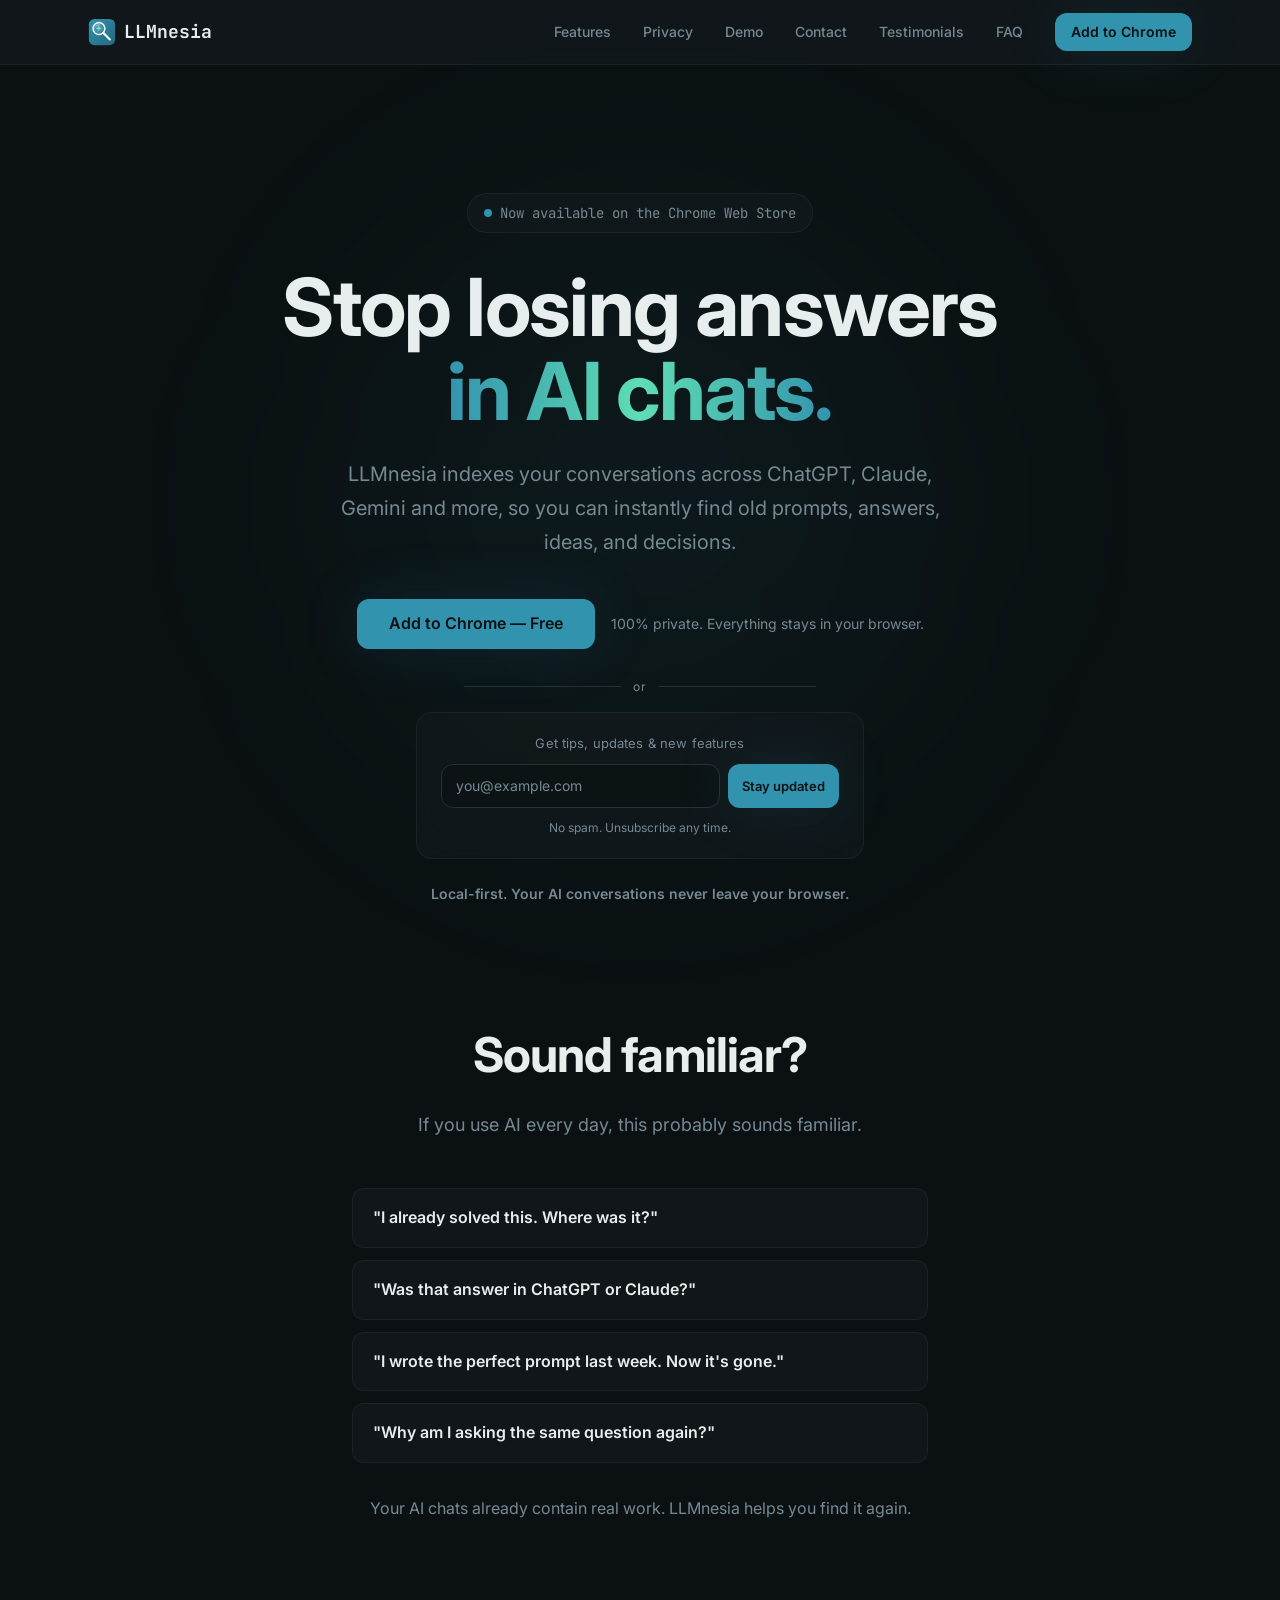
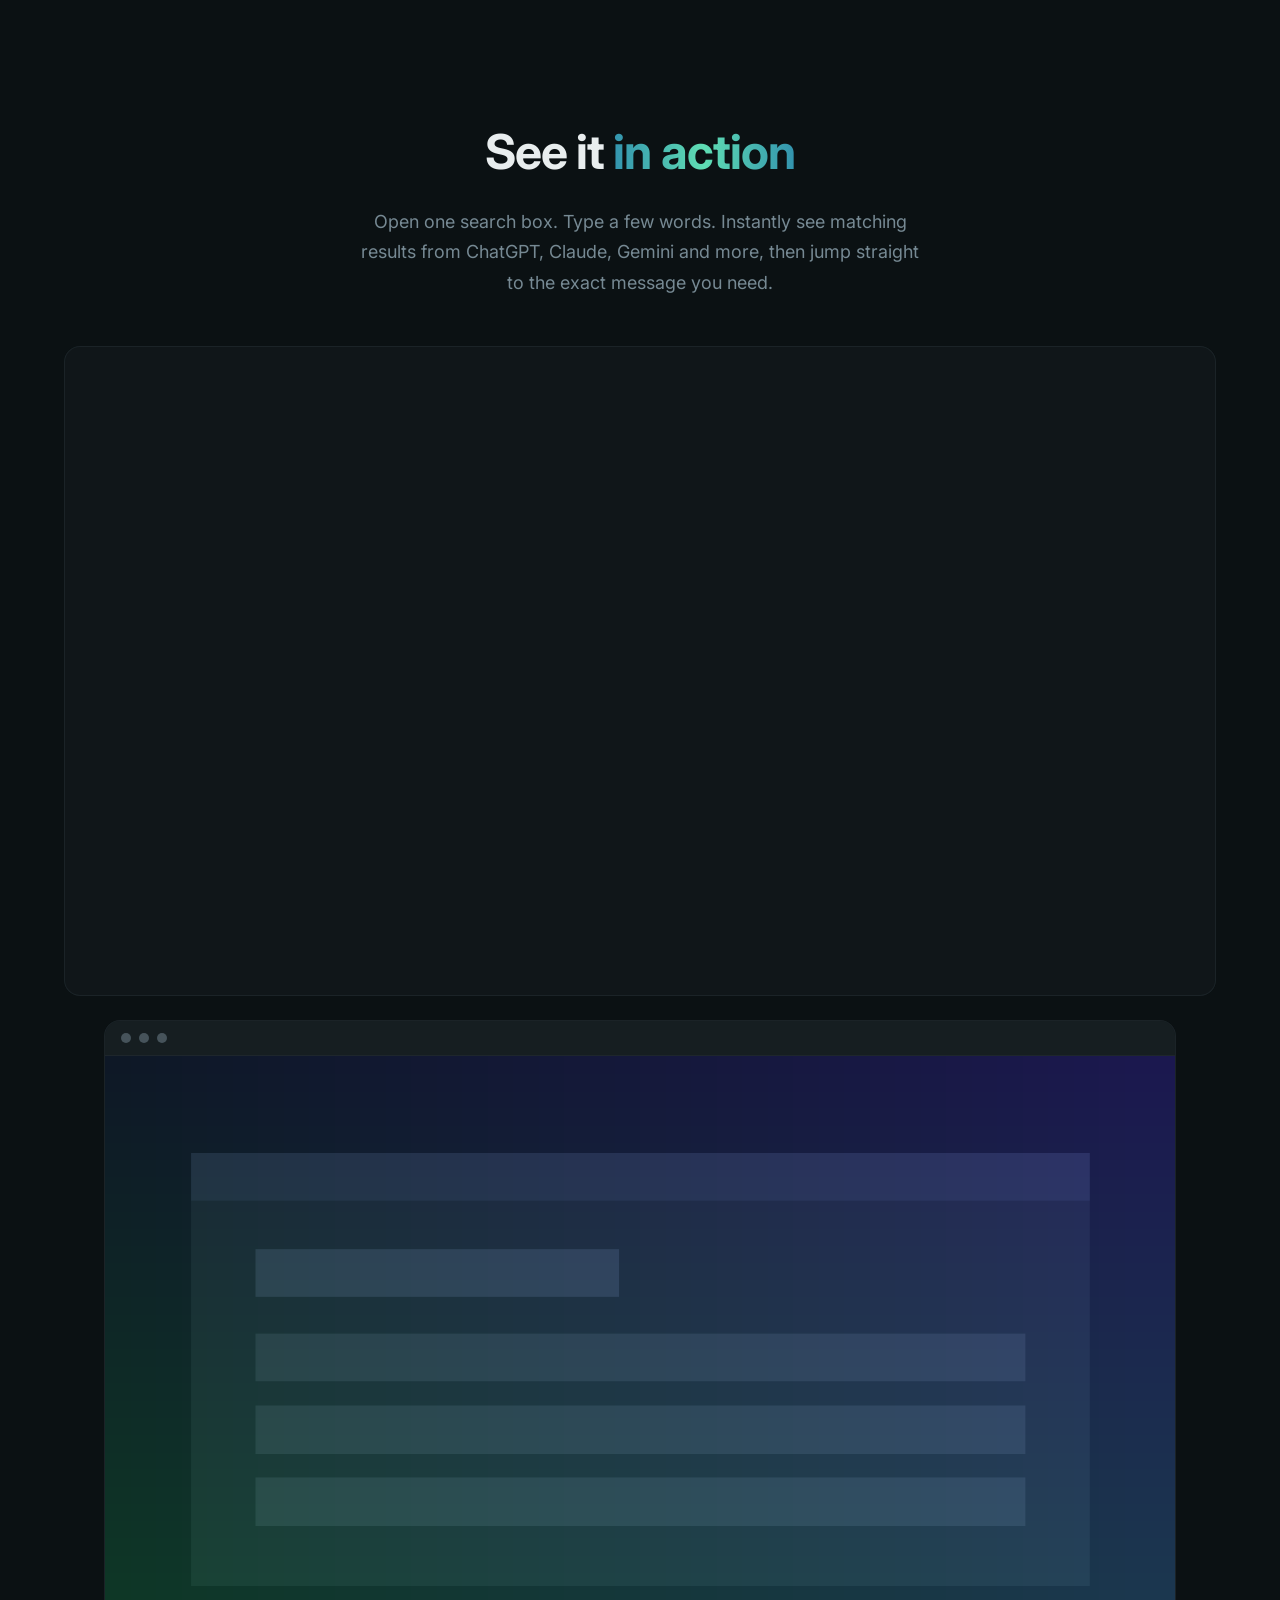
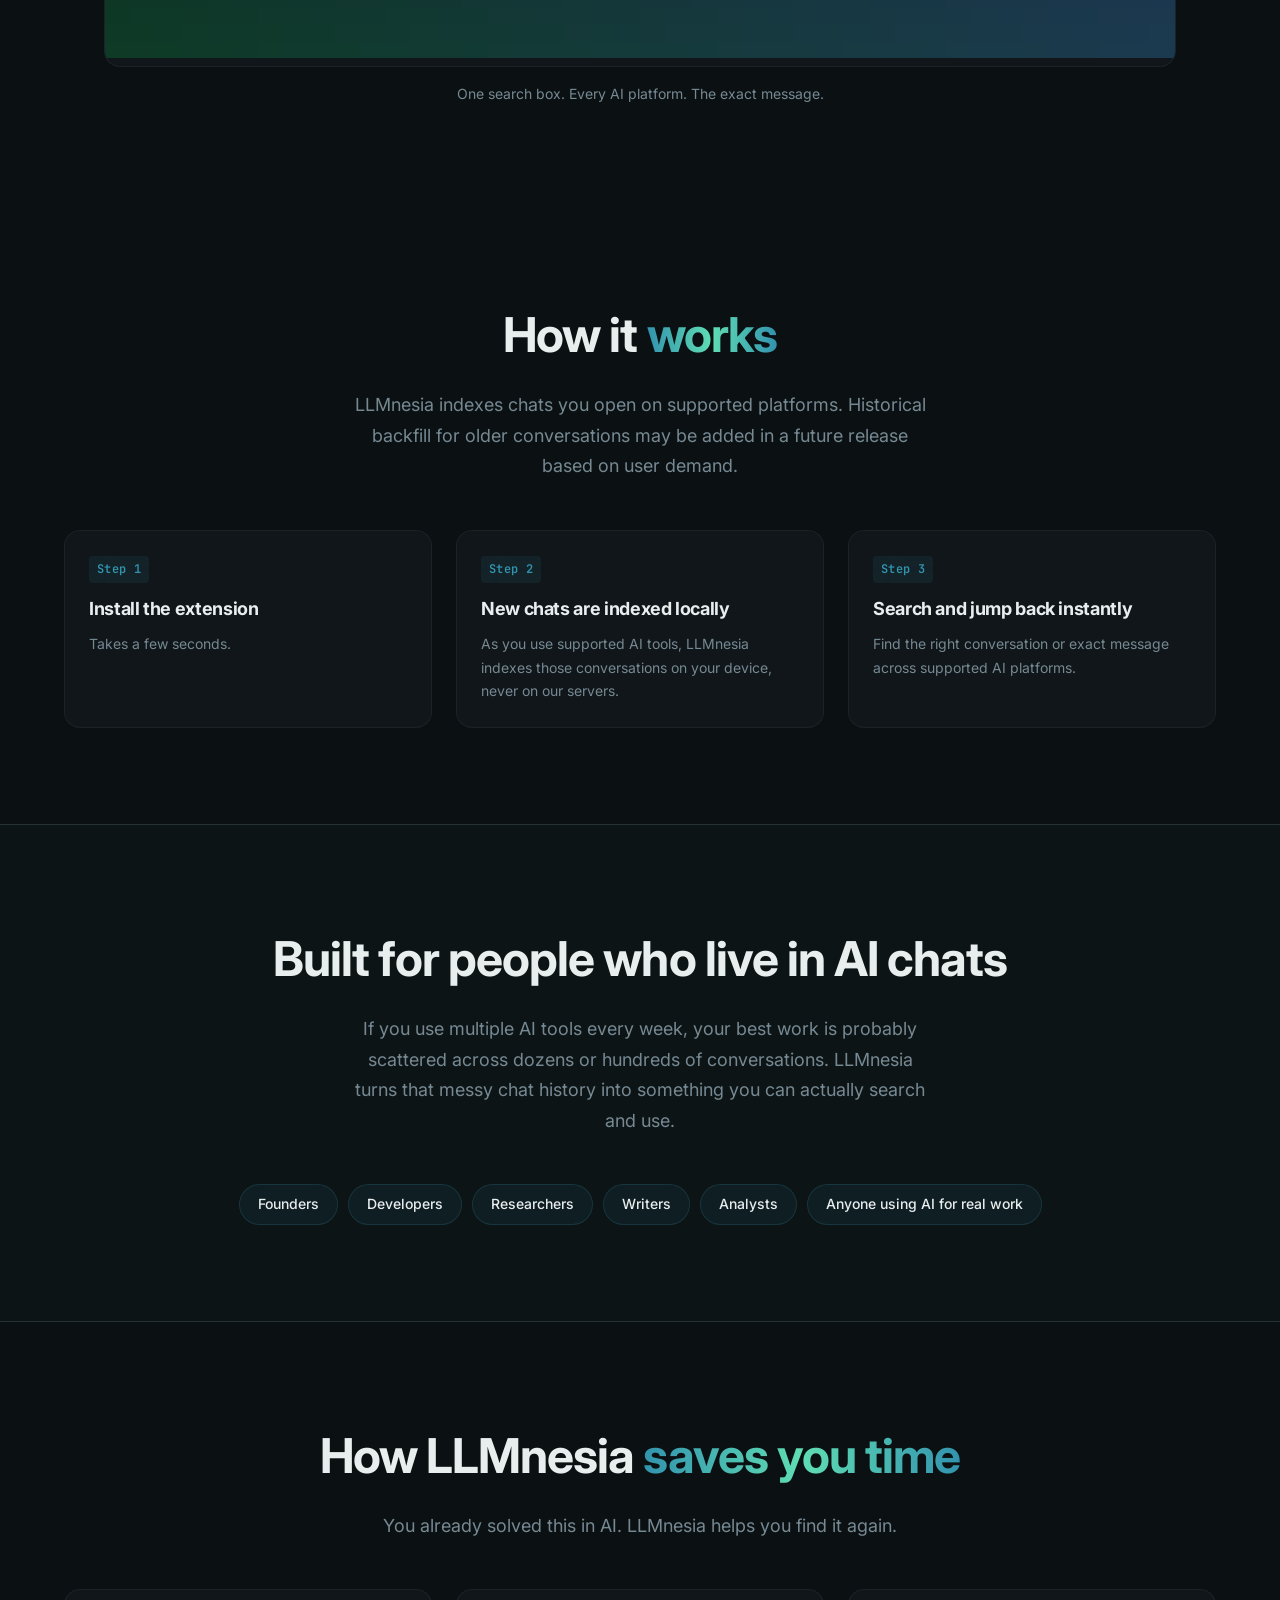
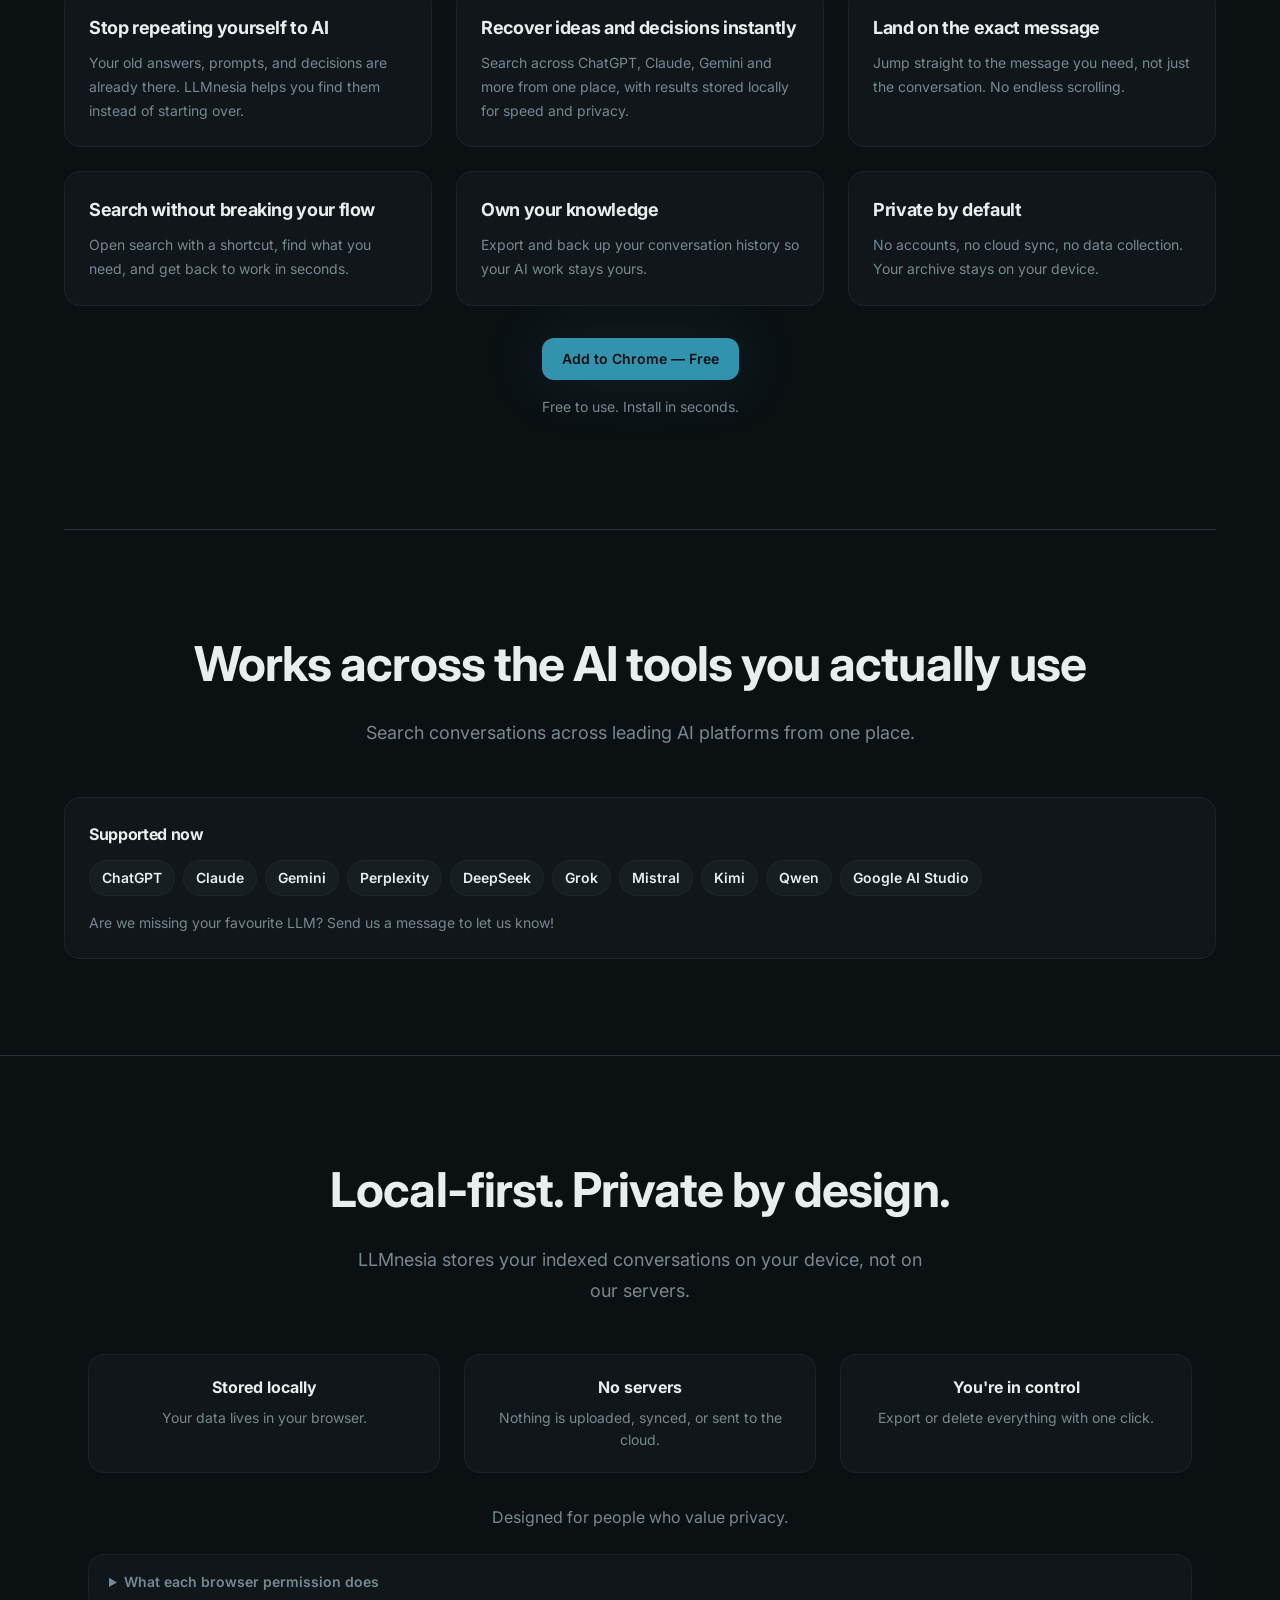
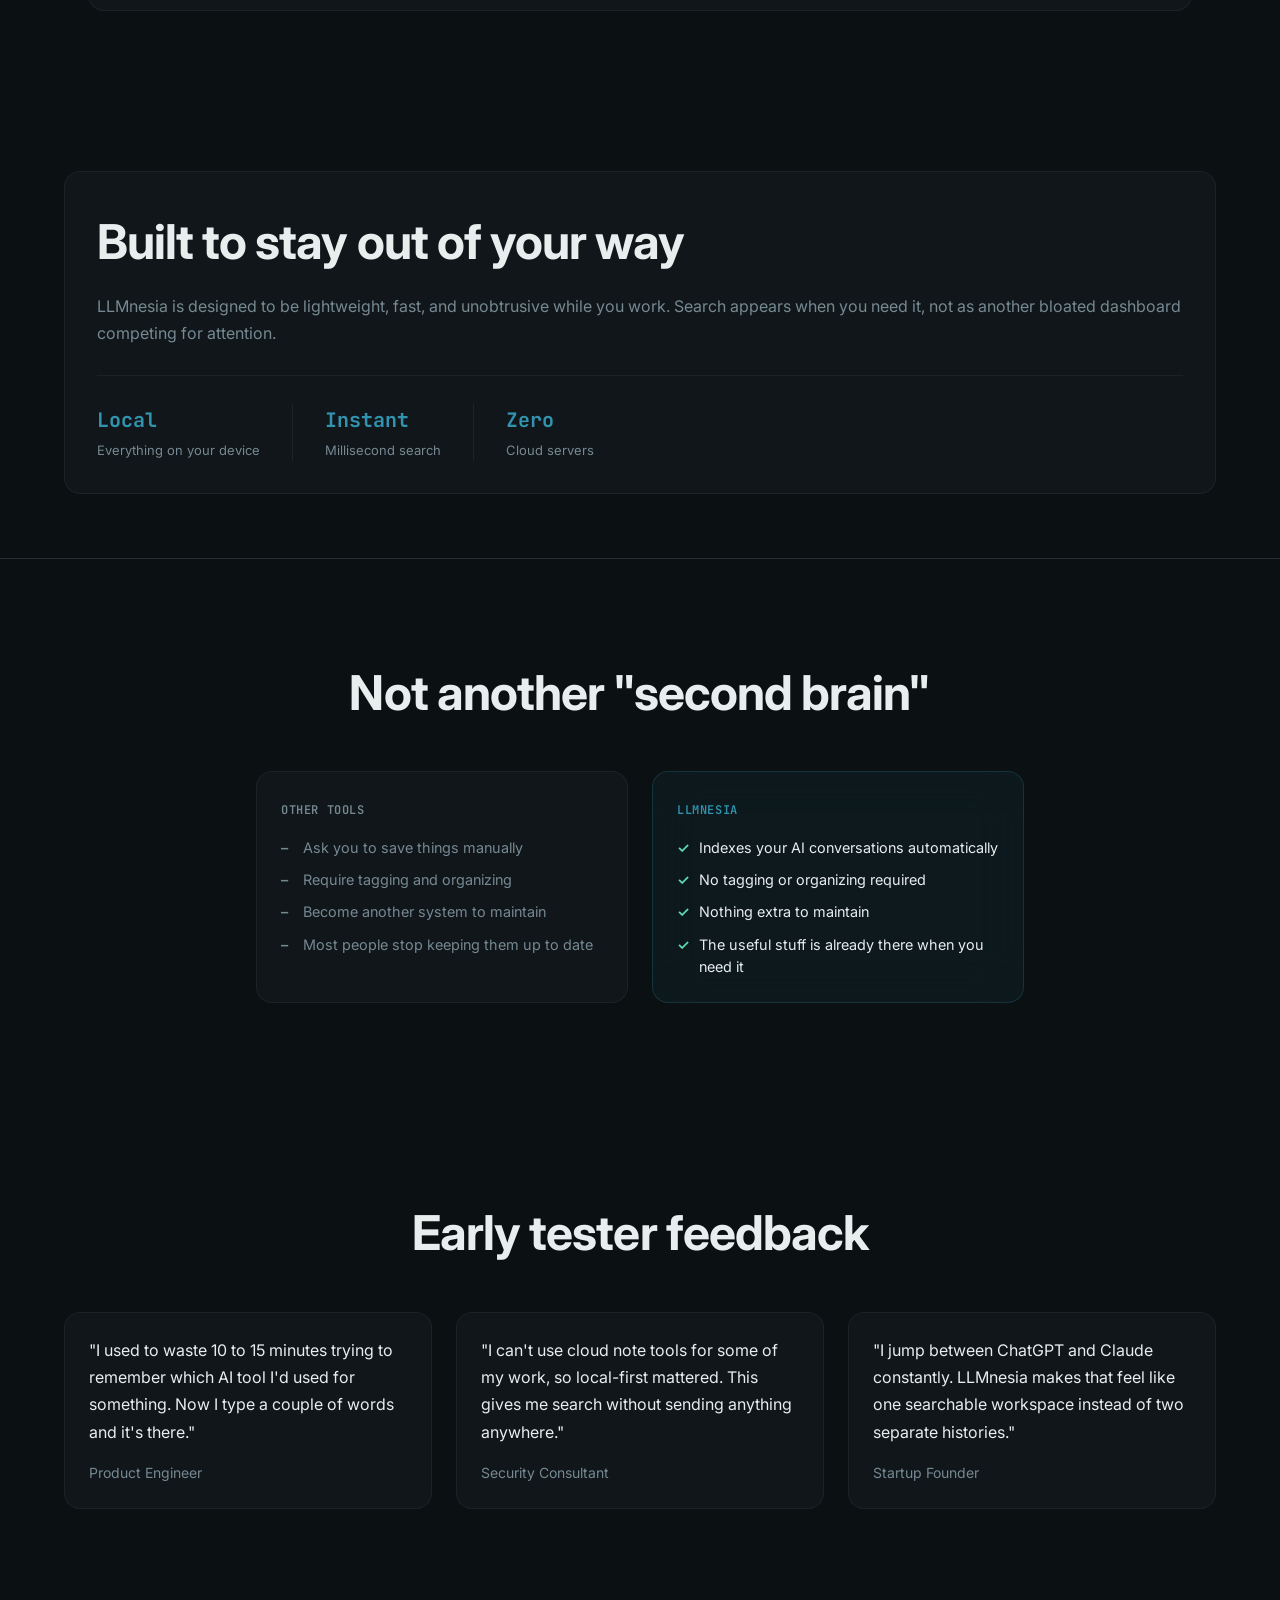
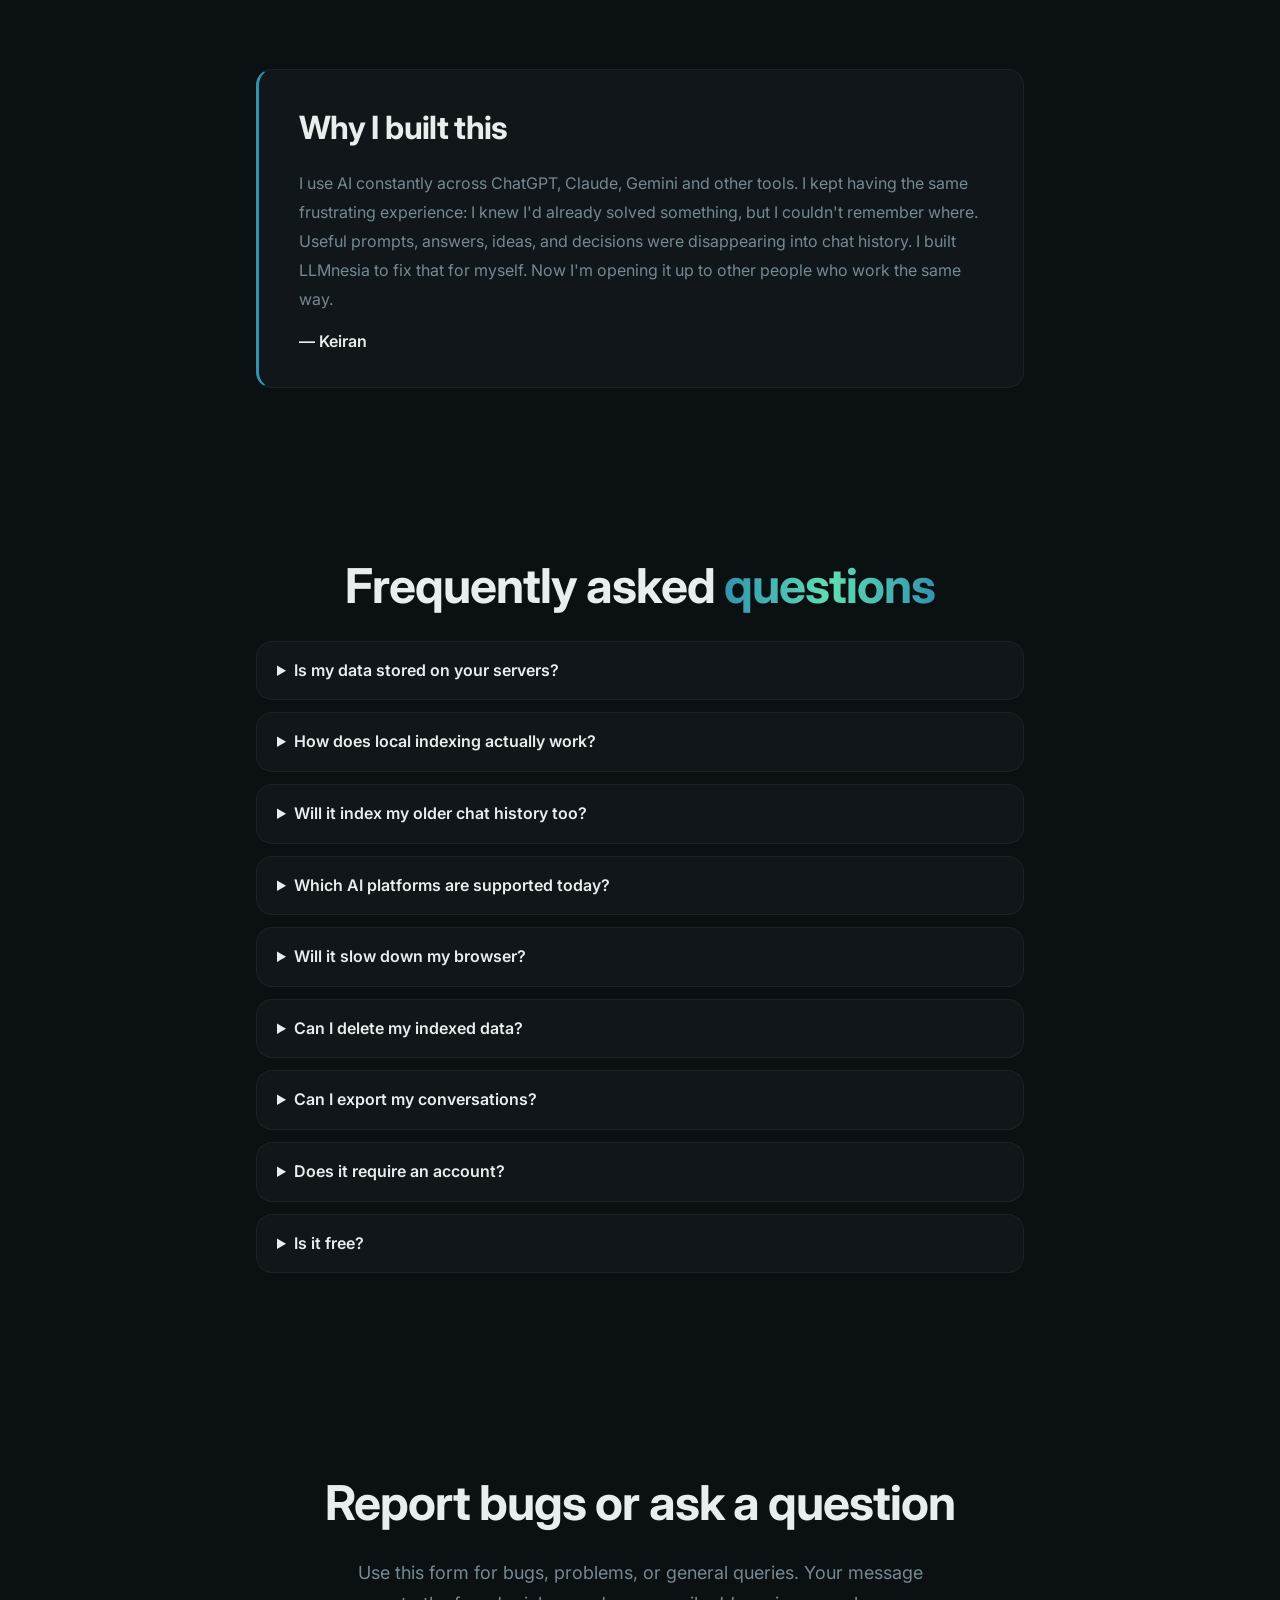
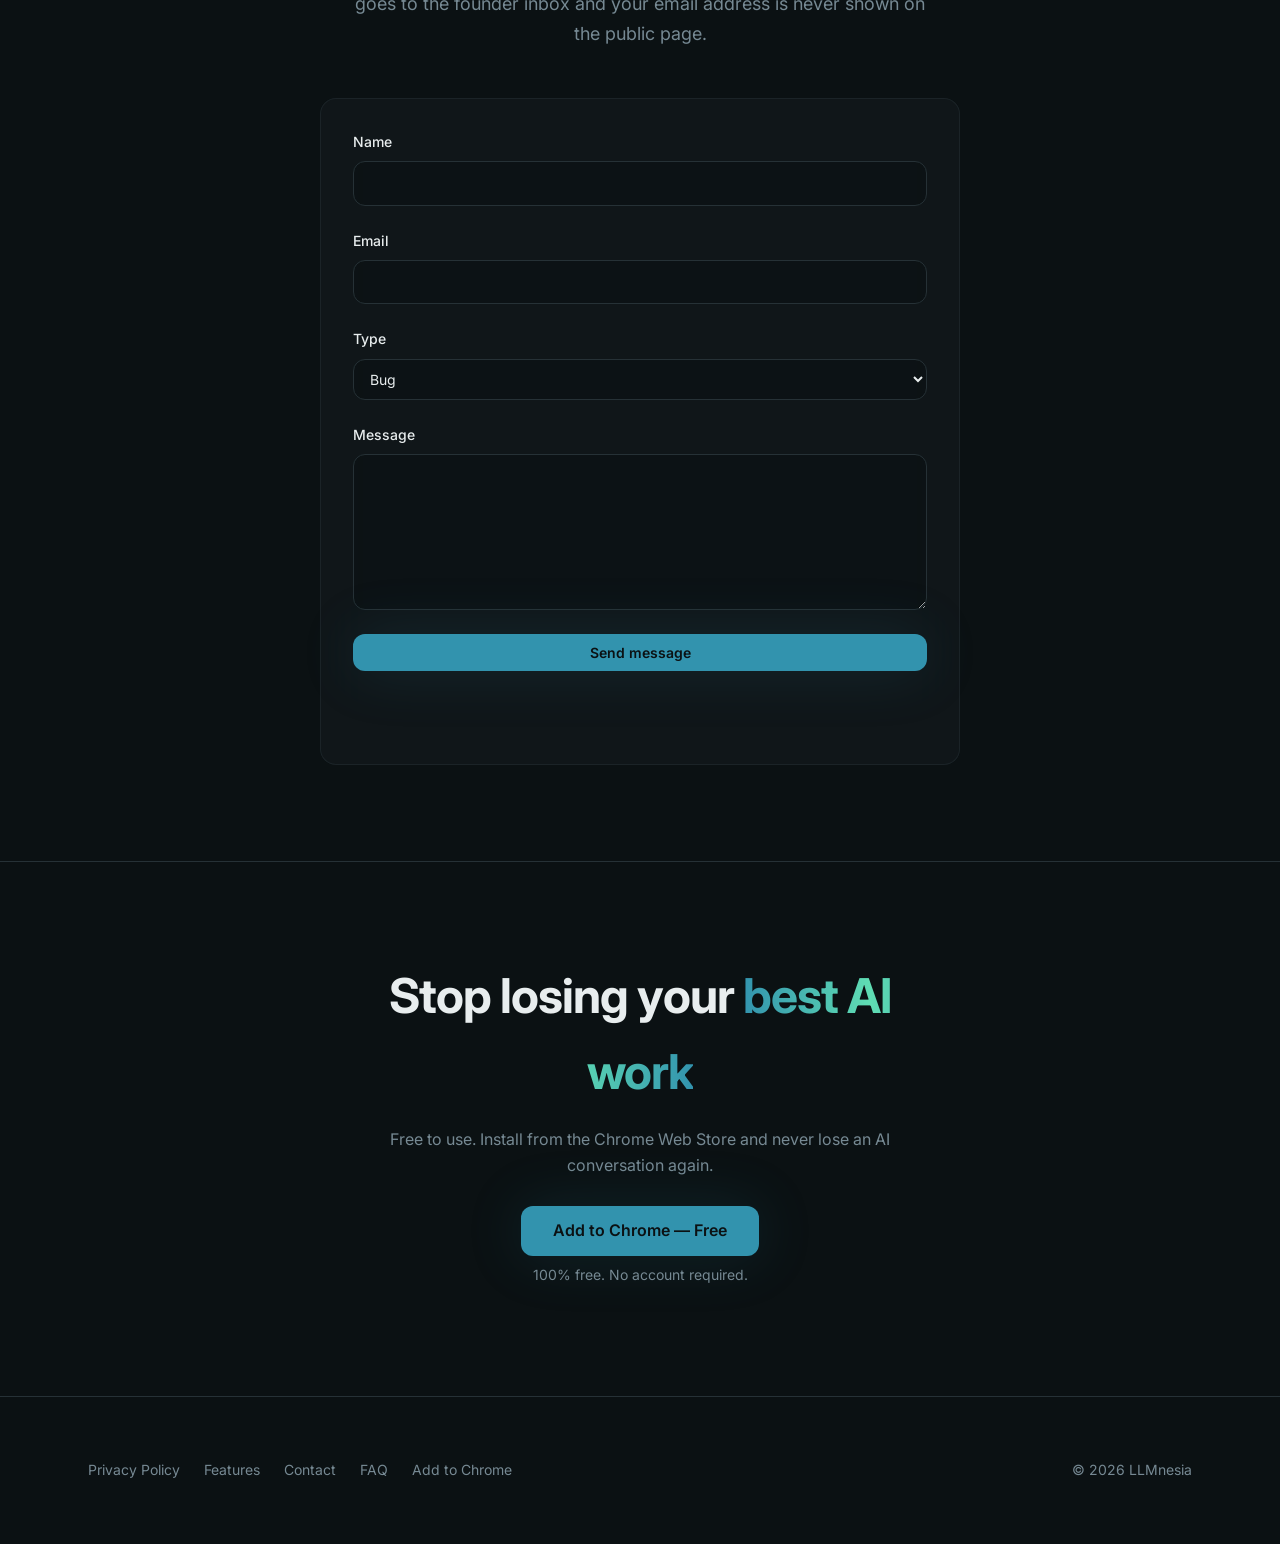
<file: index.html>
<!doctype html>
<html lang="en">

<head>
  <meta charset="utf-8">
  <meta name="viewport" content="width=device-width, initial-scale=1">
  <title>LLMnesia | Stop losing answers in AI chats.</title>
  <meta name="description"
    content="Stop losing answers in AI chats. LLMnesia indexes conversations across ChatGPT, Claude, Gemini and more so you can find old prompts, answers, ideas, and decisions instantly.">
  <meta name="theme-color" content="#0d1117">
  <meta property="og:type" content="website">
  <meta property="og:title" content="LLMnesia | Stop losing your best AI work">
  <meta property="og:description"
    content="Stop losing answers in AI chats. LLMnesia indexes conversations across ChatGPT, Claude, Gemini and more so you can find old prompts, answers, ideas, and decisions instantly.">
  <meta property="og:image" content="assets/og.png">
  <meta property="og:url" content="https://keirancpflynn.github.io/llmnesia-site/">
  <meta name="twitter:card" content="summary_large_image">
  <meta name="twitter:title" content="LLMnesia | Stop losing your best AI work">
  <meta name="twitter:description"
    content="Stop losing answers in AI chats. LLMnesia indexes conversations across ChatGPT, Claude, Gemini and more so you can find old prompts, answers, ideas, and decisions instantly.">
  <meta name="twitter:image" content="assets/og.png">
  <link rel="icon" type="image/svg+xml" href="assets/logo.svg">
  <link rel="preconnect" href="https://fonts.googleapis.com">
  <link rel="preconnect" href="https://fonts.gstatic.com" crossorigin>
  <link rel="stylesheet"
    href="https://fonts.googleapis.com/css2?family=Inter:wght@300;400;500;600;700&family=JetBrains+Mono:wght@400;500;600;700&display=swap">
  <link rel="stylesheet" href="styles.css">
  <script src="script.js" defer></script>
</head>

<body>
  <a class="skip-link" href="#main-content">Skip to content</a>

  <header class="site-header">
    <div class="container header-inner">
      <a class="brand" href="#top" aria-label="LLMnesia home">
        <img src="assets/logo.svg" alt="" width="28" height="28">
        <span>LLMnesia</span>
      </a>

      <button class="nav-toggle" id="nav-toggle" aria-expanded="false" aria-controls="primary-nav" type="button">
        Menu
      </button>

      <nav class="nav" id="primary-nav" aria-label="Main">
        <a href="#features">Features</a>
        <a href="#privacy">Privacy</a>
        <a href="#demo">Demo</a>
        <a href="#contact">Contact</a>
        <a href="#testimonials">Testimonials</a>
        <a href="#faq">FAQ</a>
        <a class="nav-cta" href="https://chromewebstore.google.com/detail/llmnesia/leekfgbdojiaabifbjbbgiiclannjdkf"
          target="_blank" rel="noopener noreferrer">Add to Chrome</a>
      </nav>
    </div>
  </header>

  <main id="main-content">
    <section class="hero container" id="top">
      <p class="eyebrow"><span class="eyebrow-dot"></span> Now available on the Chrome Web Store</p>
      <h1>Stop losing answers<br><span class="text-gradient">in AI chats.</span></h1>
      <p class="subheadline">
        LLMnesia indexes your conversations across ChatGPT, Claude, Gemini and more, so you can instantly find old
        prompts, answers, ideas, and decisions.
      </p>
      <div class="hero-cta">
        <a class="button button-large"
          href="https://chromewebstore.google.com/detail/llmnesia/leekfgbdojiaabifbjbbgiiclannjdkf" target="_blank"
          rel="noopener noreferrer">
          Add to Chrome — Free
        </a>
        <span class="trust-note">100% private. Everything stays in your browser.</span>
      </div>
      <div class="email-capture-divider"><span>or</span></div>
      <div class="hero-email-capture">
        <div id="email-capture-fields">
          <p class="hero-email-label">Get tips, updates &amp; new features</p>
          <form class="email-capture-form" id="email-capture-form" novalidate>
            <input type="email" name="email" id="email-capture-input"
                   placeholder="you@example.com" required autocomplete="email"
                   aria-label="Email address">
            <input type="checkbox" name="botcheck" tabindex="-1"
                   autocomplete="off" class="form-honeypot" aria-hidden="true">
            <button class="button button-small" type="submit" id="email-capture-submit">Stay updated</button>
          </form>
          <p class="hero-email-fine-print" id="email-capture-message"
             role="status" aria-live="polite">No spam. Unsubscribe any time.</p>
        </div>
        <div class="email-capture-success" id="email-capture-success" hidden>
          <svg width="28" height="28" viewBox="0 0 28 28" fill="none" aria-hidden="true" flex-shrink="0">
            <circle cx="14" cy="14" r="13" stroke="currentColor" stroke-width="1.5"/>
            <path d="M9 14l3.5 3.5L19 10" stroke="currentColor" stroke-width="2" stroke-linecap="round" stroke-linejoin="round"/>
          </svg>
          <div>
            <strong>You're in!</strong>
            <p>We'll keep you posted on tips, updates &amp; new features.</p>
          </div>
        </div>
      </div>
      <p class="local-trust-line">Local-first. Your AI conversations never leave your browser.</p>
    </section>

    <section class="section section-problem container" id="problem">
      <h2>Sound familiar?</h2>
      <p class="section-intro">If you use AI every day, this probably sounds familiar.</p>
      <ul class="pain-statements">
        <li>"I already solved this. Where was it?"</li>
        <li>"Was that answer in ChatGPT or Claude?"</li>
        <li>"I wrote the perfect prompt last week. Now it's gone."</li>
        <li>"Why am I asking the same question again?"</li>
      </ul>
      <p class="problem-narrative">
        Your AI chats already contain real work. LLMnesia helps you find it again.
      </p>
    </section>

    <section class="section container" id="demo">
      <h2>See it <span class="text-gradient">in action</span></h2>
      <p class="section-intro">Open one search box. Type a few words. Instantly see matching results from ChatGPT,
        Claude, Gemini and more, then jump straight to the exact message you need.</p>
      <figure class="demo-video">
        <iframe width="560" height="315" src="https://www.youtube.com/embed/ZgLP7VGO7ss" title="LLMnesia Demo"
          frameborder="0"
          allow="accelerometer; autoplay; clipboard-write; encrypted-media; gyroscope; picture-in-picture"
          allowfullscreen></iframe>
      </figure>
      <figure class="browser-mock">
        <div class="browser-bar" aria-hidden="true">
          <span></span><span></span><span></span>
        </div>
        <img src="assets/demo.png"
          alt="LLMnesia search overlay showing results from multiple AI platforms in a single browser window"
          width="2034" height="1242" loading="lazy">
      </figure>
      <p class="demo-caption">One search box. Every AI platform. The exact message.</p>
    </section>

    <section class="section section-how container" id="how-it-works">
      <h2>How it <span class="text-gradient">works</span></h2>
      <p class="section-intro">LLMnesia indexes chats you open on supported platforms. Historical backfill for older
        conversations may be added in a future release based on user demand.</p>
      <div class="how-grid">
        <article class="card">
          <span class="step-kicker">Step 1</span>
          <h3>Install the extension</h3>
          <p>Takes a few seconds.</p>
        </article>
        <article class="card">
          <span class="step-kicker">Step 2</span>
          <h3>New chats are indexed locally</h3>
          <p>As you use supported AI tools, LLMnesia indexes those conversations on your device, never on our servers.
          </p>
        </article>
        <article class="card">
          <span class="step-kicker">Step 3</span>
          <h3>Search and jump back instantly</h3>
          <p>Find the right conversation or exact message across supported AI platforms.</p>
        </article>
      </div>
    </section>

    <section class="section section-audience" id="audience">
      <div class="container">
        <h2>Built for people who live in AI chats</h2>
        <p class="section-intro">If you use multiple AI tools every week, your best work is probably scattered across dozens or hundreds of conversations. LLMnesia turns that messy chat history into something you can actually search and use.</p>
        <ul class="audience-chips">
          <li>Founders</li>
          <li>Developers</li>
          <li>Researchers</li>
          <li>Writers</li>
          <li>Analysts</li>
          <li>Anyone using AI for real work</li>
        </ul>
      </div>
    </section>

    <section class="section container" id="features">
      <h2>How LLMnesia <span class="text-gradient">saves you time</span></h2>
      <p class="section-intro">You already solved this in AI. LLMnesia helps you find it again.</p>
      <div class="card-grid feature-primary-grid">
        <article class="card feature-primary">
          <h3>Stop repeating yourself to AI</h3>
          <p>Your old answers, prompts, and decisions are already there. LLMnesia helps you find them instead of
            starting over.</p>
        </article>
        <article class="card feature-primary">
          <h3>Recover ideas and decisions instantly</h3>
          <p>Search across ChatGPT, Claude, Gemini and more from one place, with results stored locally for speed and
            privacy.</p>
        </article>
        <article class="card feature-primary">
          <h3>Land on the exact message</h3>
          <p>Jump straight to the message you need, not just the conversation. No endless scrolling.</p>
        </article>
      </div>
      <div class="card-grid feature-secondary-grid">
        <article class="card">
          <h3>Search without breaking your flow</h3>
          <p>Open search with a shortcut, find what you need, and get back to work in seconds.</p>
        </article>
        <article class="card">
          <h3>Own your knowledge</h3>
          <p>Export and back up your conversation history so your AI work stays yours.</p>
        </article>
        <article class="card">
          <h3>Private by default</h3>
          <p>No accounts, no cloud sync, no data collection. Your archive stays on your device.</p>
        </article>
      </div>
      <div class="mid-cta">
        <a class="button" href="https://chromewebstore.google.com/detail/llmnesia/leekfgbdojiaabifbjbbgiiclannjdkf"
          target="_blank" rel="noopener noreferrer">
          Add to Chrome — Free
        </a>
        <p class="fine-print">Free to use. Install in seconds.</p>
      </div>
    </section>

    <section class="section section-platforms container" id="platforms">
      <h2>Works across the AI tools you actually use</h2>
      <p class="section-intro">Search conversations across leading AI platforms from one place.</p>
      <div class="platform-group">
        <h3>Supported now</h3>
        <ul class="chip-list platform-chip-list">
          <li>ChatGPT</li>
          <li>Claude</li>
          <li>Gemini</li>
          <li>Perplexity</li>
          <li>DeepSeek</li>
          <li>Grok</li>
          <li>Mistral</li>
          <li>Kimi</li>
          <li>Qwen</li>
          <li>Google AI Studio</li>
        </ul>
        <p class="platform-note">Are we missing your favourite LLM? Send us a message to let us know!</p>
      </div>
    </section>

    <section class="section section-privacy" id="privacy">
      <div class="container">
        <h2>Local-first. Private by design.</h2>
        <p class="section-intro">LLMnesia stores your indexed conversations on your device, not on our servers.</p>
        <div class="privacy-grid">
          <div class="privacy-card">
            <strong>Stored locally</strong>
            <p>Your data lives in your browser.</p>
          </div>
          <div class="privacy-card">
            <strong>No servers</strong>
            <p>Nothing is uploaded, synced, or sent to the cloud.</p>
          </div>
          <div class="privacy-card">
            <strong>You're in control</strong>
            <p>Export or delete everything with one click.</p>
          </div>
        </div>
        <p class="privacy-sensitive-line">Designed for people who value privacy.</p>
        <details class="permissions-details">
          <summary>What each browser permission does</summary>
          <ul class="permissions-list">
            <li><strong>Storage</strong> - saves your index and settings locally in your browser</li>
            <li><strong>Tabs</strong> - opens the right conversation when you click a search result</li>
            <li><strong>Active tab</strong> - detects which AI platform you're currently visiting</li>
            <li><strong>Scripting</strong> - adds the search bar and index indicator to AI chat pages</li>
          </ul>
          <p class="permissions-note">No permission is used to read data from any site other than the supported AI
            platforms.</p>
        </details>
      </div>
    </section>

    <section class="section section-performance container" id="performance">
      <div class="performance-panel">
        <h2>Built to stay out of your way</h2>
        <p>LLMnesia is designed to be lightweight, fast, and unobtrusive while you work. Search appears when you need
          it, not as another bloated dashboard competing for attention.</p>
        <div class="performance-stats">
          <div class="perf-stat">
            <span class="perf-value">Local</span>
            <span class="perf-label">Everything on your device</span>
          </div>
          <div class="perf-stat">
            <span class="perf-value">Instant</span>
            <span class="perf-label">Millisecond search</span>
          </div>
          <div class="perf-stat">
            <span class="perf-value">Zero</span>
            <span class="perf-label">Cloud servers</span>
          </div>
        </div>
      </div>
    </section>

    <section class="section section-differentiation" id="differentiation">
      <div class="container">
        <h2>Not another "second brain"</h2>
        <div class="differentiation-compare">
          <div class="compare-col compare-old">
            <span class="compare-label">Other tools</span>
            <ul class="compare-list">
              <li>Ask you to save things manually</li>
              <li>Require tagging and organizing</li>
              <li>Become another system to maintain</li>
              <li>Most people stop keeping them up to date</li>
            </ul>
          </div>
          <div class="compare-col compare-new">
            <span class="compare-label">LLMnesia</span>
            <ul class="compare-list">
              <li>Indexes your AI conversations automatically</li>
              <li>No tagging or organizing required</li>
              <li>Nothing extra to maintain</li>
              <li>The useful stuff is already there when you need it</li>
            </ul>
          </div>
        </div>
      </div>
    </section>

    <section class="section container" id="testimonials">
      <h2>Early tester feedback</h2>
      <div class="card-grid">
        <blockquote class="card quote">
          <p>"I used to waste 10 to 15 minutes trying to remember which AI tool I'd used for something. Now I type a
            couple of words and it's there."</p>
          <footer>Product Engineer</footer>
        </blockquote>
        <blockquote class="card quote">
          <p>"I can't use cloud note tools for some of my work, so local-first mattered. This gives me search without
            sending anything anywhere."</p>
          <footer>Security Consultant</footer>
        </blockquote>
        <blockquote class="card quote">
          <p>"I jump between ChatGPT and Claude constantly. LLMnesia makes that feel like one searchable workspace
            instead of two separate histories."</p>
          <footer>Startup Founder</footer>
        </blockquote>
      </div>
    </section>

    <section class="section section-founder container" id="founder">
      <blockquote class="founder-card">
        <h2>Why I built this</h2>
        <p>I use AI constantly across ChatGPT, Claude, Gemini and other tools. I kept having the same frustrating
          experience: I knew I'd already solved something, but I couldn't remember where. Useful prompts, answers,
          ideas, and decisions were disappearing into chat history. I built LLMnesia to fix that for myself. Now I'm
          opening it up to other people who work the same way.</p>
        <footer class="founder-attribution">— Keiran</footer>
      </blockquote>
    </section>

    <section class="section container" id="faq">
      <h2>Frequently asked <span class="text-gradient">questions</span></h2>
      <div class="faq-list">
        <details>
          <summary>Is my data stored on your servers?</summary>
          <p>No. Everything is stored locally in your browser. LLMnesia never sends your conversations, search queries,
            or personal data to external servers.</p>
        </details>
        <details>
          <summary>How does local indexing actually work?</summary>
          <p>When you visit a supported AI platform, LLMnesia indexes conversation content locally in your browser
            storage so it is searchable later. It runs automatically in the background.</p>
        </details>
        <details>
          <summary>Will it index my older chat history too?</summary>
          <p>Today, LLMnesia indexes chats as you browse supported platforms. Historical backfill for older
            conversations may be added in a future release based on user demand.</p>
        </details>
        <details>
          <summary>Which AI platforms are supported today?</summary>
          <p>Supported now: ChatGPT, Claude, Gemini, Perplexity, DeepSeek, Grok, Mistral, Kimi, Qwen, and Google AI
            Studio. Additional integrations are in progress.</p>
        </details>
        <details>
          <summary>Will it slow down my browser?</summary>
          <p>LLMnesia is designed to stay lightweight. Indexing happens incrementally in the background while you work.
          </p>
        </details>
        <details>
          <summary>Can I delete my indexed data?</summary>
          <p>Yes. You can clear all indexed data with one click from the extension settings.</p>
        </details>
        <details>
          <summary>Can I export my conversations?</summary>
          <p>Yes. You can export and back up your conversation history in a portable format that you own.</p>
        </details>
        <details>
          <summary>Does it require an account?</summary>
          <p>No account is required for local indexing and search.</p>
        </details>
        <details>
          <summary>Is it free?</summary>
          <p>Yes. LLMnesia is completely free to use.</p>
        </details>
      </div>
    </section>

    <section class="section section-contact container" id="contact">
      <h2>Report bugs or ask a question</h2>
      <p class="section-intro">Use this form for bugs, problems, or general queries. Your message goes to the founder
        inbox and your email address is never shown on the public page.</p>
      <form class="contact-form" id="contact-form" action="https://api.web3forms.com/submit" method="post" novalidate>
        <input type="hidden" name="access_key" value="a288370a-c02d-4e42-a3ab-77d5e1afe4c2">
        <input type="hidden" name="subject" value="LLMnesia website contact">

        <div class="form-row">
          <label for="contact-name">Name</label>
          <input id="contact-name" name="name" type="text" required autocomplete="name">
        </div>

        <div class="form-row">
          <label for="contact-email">Email</label>
          <input id="contact-email" name="email" type="email" required autocomplete="email">
        </div>

        <div class="form-row">
          <label for="contact-type">Type</label>
          <select id="contact-type" name="type" required>
            <option value="Bug">Bug</option>
            <option value="Problem">Problem</option>
            <option value="Query">Query</option>
          </select>
        </div>

        <div class="form-row">
          <label for="contact-message">Message</label>
          <textarea id="contact-message" name="message" rows="6" required></textarea>
        </div>

        <input type="checkbox" name="botcheck" tabindex="-1" autocomplete="off" class="form-honeypot"
          aria-hidden="true">
        <button class="button" type="submit" id="contact-submit">Send message</button>
        <p class="form-message" id="contact-form-message" role="status" aria-live="polite"></p>
      </form>
    </section>

    <section class="section section-signup" id="updates">
      <div class="container signup-inner">
        <h2>Stop losing your <span class="text-gradient">best AI work</span></h2>
        <p>Free to use. Install from the Chrome Web Store and never lose an AI conversation again.</p>
        <a class="button button-large"
          href="https://chromewebstore.google.com/detail/llmnesia/leekfgbdojiaabifbjbbgiiclannjdkf" target="_blank"
          rel="noopener noreferrer">
          Add to Chrome — Free
        </a>
        <p class="fine-print">100% free. No account required.</p>
      </div>
    </section>
  </main>

  <footer class="site-footer">
    <div class="container footer-inner">
      <nav aria-label="Footer">
        <a href="privacy-policy.html">Privacy Policy</a>
        <a href="#features">Features</a>
        <a href="#contact">Contact</a>
        <a href="#faq">FAQ</a>
        <a class="nav-cta" href="https://chromewebstore.google.com/detail/llmnesia/leekfgbdojiaabifbjbbgiiclannjdkf"
          target="_blank" rel="noopener noreferrer">Add to Chrome</a>
      </nav>
      <p>&copy; <span id="year"></span> LLMnesia</p>
    </div>
  </footer>
</body>

</html>
</file>
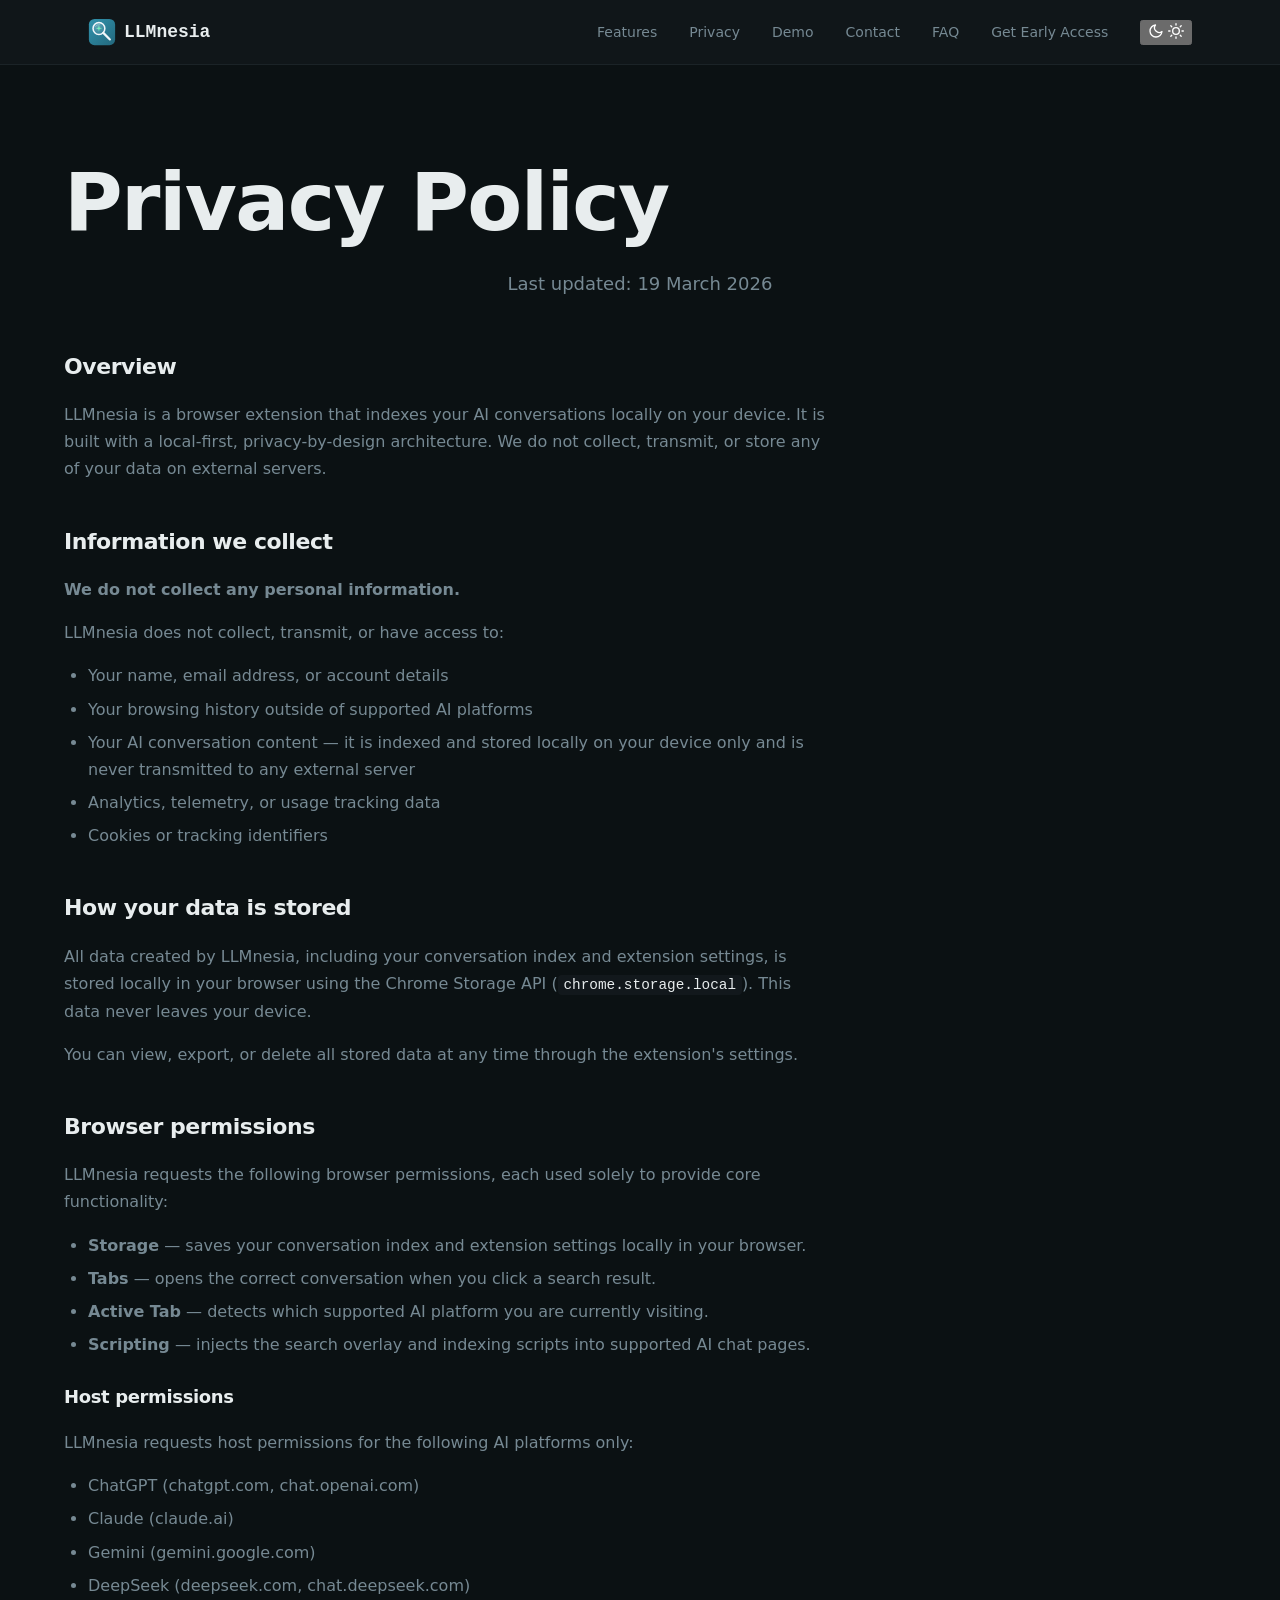
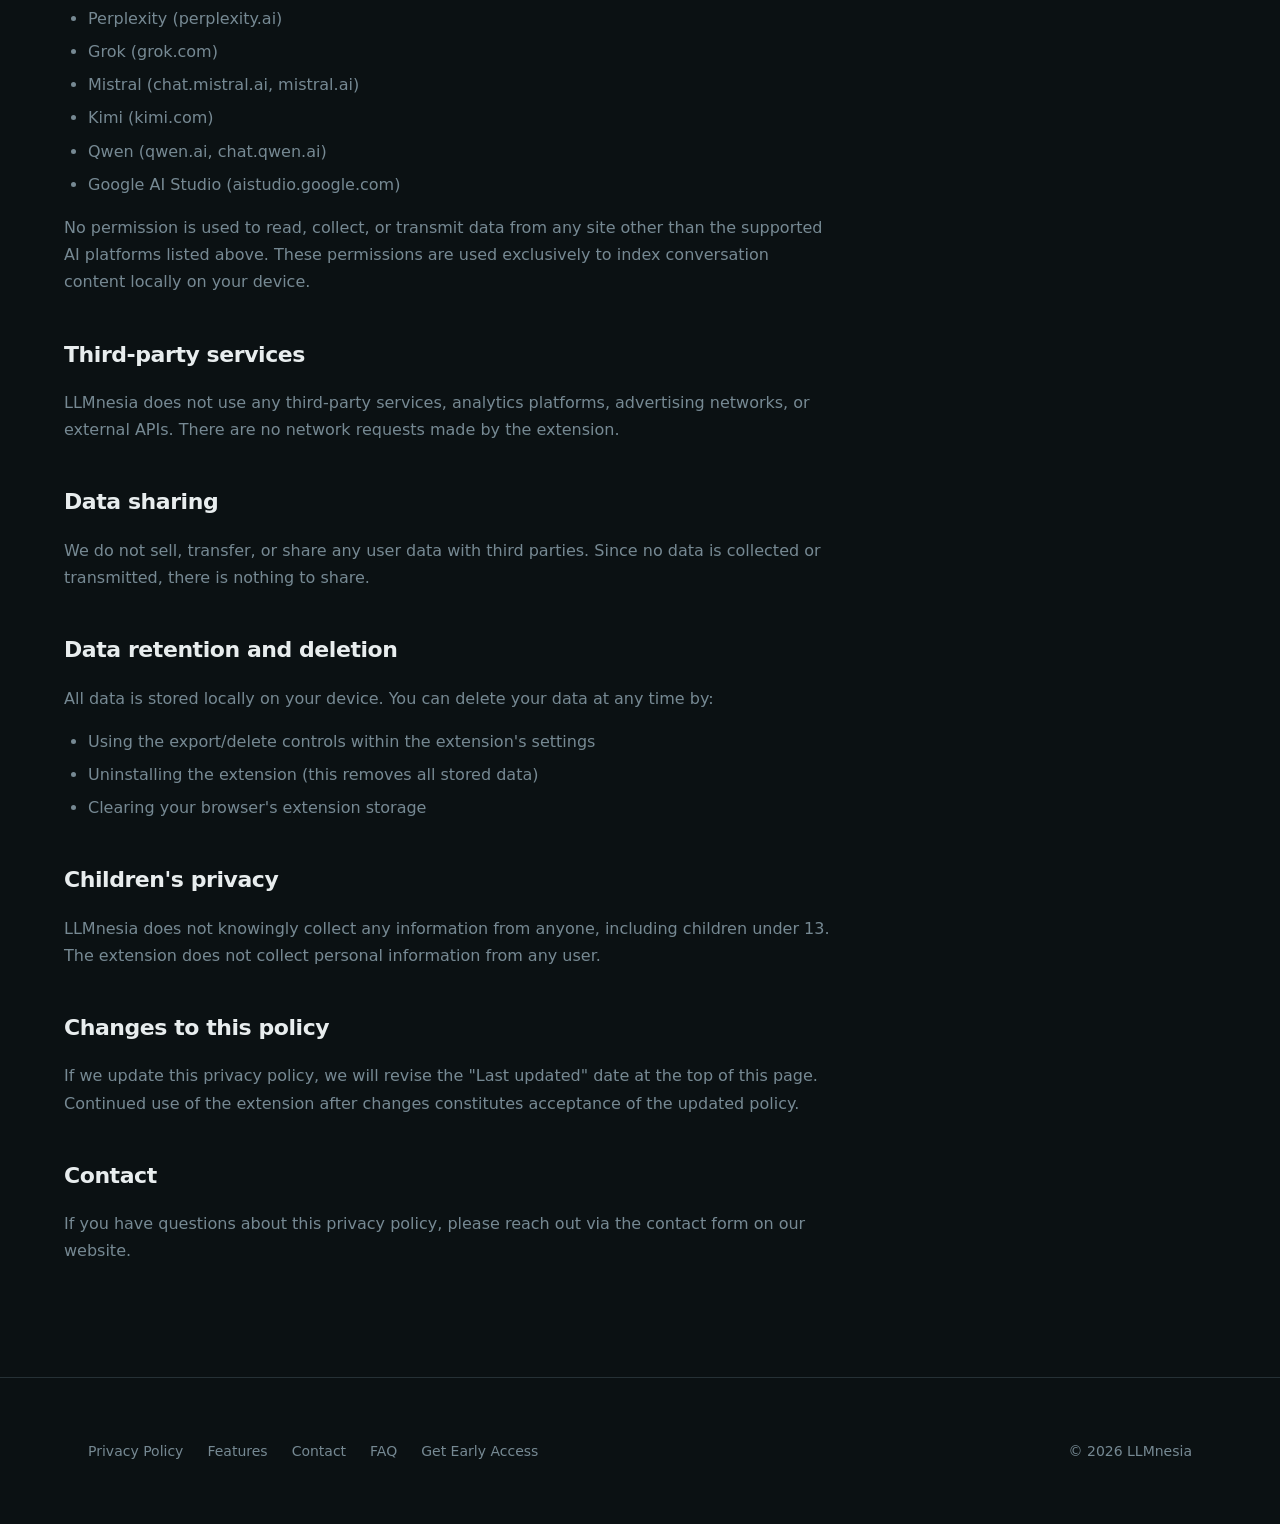
<file: privacy-policy.html>
<!doctype html>
<html lang="en">
  <head>
    <meta charset="utf-8">
    <meta name="viewport" content="width=device-width, initial-scale=1">
    <title>Privacy Policy | LLMnesia</title>
    <meta
      name="description"
      content="LLMnesia privacy policy. Local-first, no data collection, no servers. Your AI conversation index stays on your device."
    >
    <meta name="theme-color" content="#0d1117">
    <link rel="icon" type="image/svg+xml" href="assets/logo.svg">
    <link rel="stylesheet" href="styles.css">
    <script src="script.js" defer></script>
  </head>
  <body>
    <a class="skip-link" href="#main-content">Skip to content</a>

    <header class="site-header">
      <div class="container header-inner">
        <a class="brand" href="index.html" aria-label="LLMnesia home">
          <img src="assets/logo.svg" alt="" width="28" height="28">
          <span>LLMnesia</span>
        </a>

        <button
          class="nav-toggle"
          id="nav-toggle"
          aria-expanded="false"
          aria-controls="primary-nav"
          type="button"
        >
          Menu
        </button>

        <nav class="nav" id="primary-nav" aria-label="Main">
          <a href="index.html#features">Features</a>
          <a href="index.html#privacy">Privacy</a>
          <a href="index.html#demo">Demo</a>
          <a href="index.html#contact">Contact</a>
          <a href="index.html#faq">FAQ</a>
          <a href="index.html#updates">Get Early Access</a>
          <button class="theme-toggle" id="theme-toggle" type="button" aria-pressed="false" aria-label="Toggle light mode">
            <svg class="theme-icon theme-icon-moon" width="16" height="16" viewBox="0 0 24 24" fill="none" stroke="currentColor" stroke-width="2" stroke-linecap="round" stroke-linejoin="round"><path d="M21 12.79A9 9 0 1 1 11.21 3 7 7 0 0 0 21 12.79z"/></svg>
            <svg class="theme-icon theme-icon-sun" width="16" height="16" viewBox="0 0 24 24" fill="none" stroke="currentColor" stroke-width="2" stroke-linecap="round" stroke-linejoin="round"><circle cx="12" cy="12" r="5"/><line x1="12" y1="1" x2="12" y2="3"/><line x1="12" y1="21" x2="12" y2="23"/><line x1="4.22" y1="4.22" x2="5.64" y2="5.64"/><line x1="18.36" y1="18.36" x2="19.78" y2="19.78"/><line x1="1" y1="12" x2="3" y2="12"/><line x1="21" y1="12" x2="23" y2="12"/><line x1="4.22" y1="19.78" x2="5.64" y2="18.36"/><line x1="18.36" y1="5.64" x2="19.78" y2="4.22"/></svg>
          </button>
        </nav>
      </div>
    </header>

    <main id="main-content">
      <section class="section container" style="padding-block-start: 6rem;">
        <h1>Privacy Policy</h1>
        <p class="section-intro">Last updated: 19 March 2026</p>

        <div class="policy-content">
          <h2>Overview</h2>
          <p>LLMnesia is a browser extension that indexes your AI conversations locally on your device. It is built with a local-first, privacy-by-design architecture. We do not collect, transmit, or store any of your data on external servers.</p>

          <h2>Information we collect</h2>
          <p><strong>We do not collect any personal information.</strong></p>
          <p>LLMnesia does not collect, transmit, or have access to:</p>
          <ul>
            <li>Your name, email address, or account details</li>
            <li>Your browsing history outside of supported AI platforms</li>
            <li>Your AI conversation content &mdash; it is indexed and stored locally on your device only and is never transmitted to any external server</li>
            <li>Analytics, telemetry, or usage tracking data</li>
            <li>Cookies or tracking identifiers</li>
          </ul>

          <h2>How your data is stored</h2>
          <p>All data created by LLMnesia, including your conversation index and extension settings, is stored locally in your browser using the Chrome Storage API (<code>chrome.storage.local</code>). This data never leaves your device.</p>
          <p>You can view, export, or delete all stored data at any time through the extension's settings.</p>

          <h2>Browser permissions</h2>
          <p>LLMnesia requests the following browser permissions, each used solely to provide core functionality:</p>
          <ul>
            <li><strong>Storage</strong> &mdash; saves your conversation index and extension settings locally in your browser.</li>
            <li><strong>Tabs</strong> &mdash; opens the correct conversation when you click a search result.</li>
            <li><strong>Active Tab</strong> &mdash; detects which supported AI platform you are currently visiting.</li>
            <li><strong>Scripting</strong> &mdash; injects the search overlay and indexing scripts into supported AI chat pages.</li>
          </ul>

          <h3>Host permissions</h3>
          <p>LLMnesia requests host permissions for the following AI platforms only:</p>
          <ul>
            <li>ChatGPT (chatgpt.com, chat.openai.com)</li>
            <li>Claude (claude.ai)</li>
            <li>Gemini (gemini.google.com)</li>
            <li>DeepSeek (deepseek.com, chat.deepseek.com)</li>
            <li>Perplexity (perplexity.ai)</li>
            <li>Grok (grok.com)</li>
            <li>Mistral (chat.mistral.ai, mistral.ai)</li>
            <li>Kimi (kimi.com)</li>
            <li>Qwen (qwen.ai, chat.qwen.ai)</li>
            <li>Google AI Studio (aistudio.google.com)</li>
          </ul>
          <p>No permission is used to read, collect, or transmit data from any site other than the supported AI platforms listed above. These permissions are used exclusively to index conversation content locally on your device.</p>

          <h2>Third-party services</h2>
          <p>LLMnesia does not use any third-party services, analytics platforms, advertising networks, or external APIs. There are no network requests made by the extension.</p>

          <h2>Data sharing</h2>
          <p>We do not sell, transfer, or share any user data with third parties. Since no data is collected or transmitted, there is nothing to share.</p>

          <h2>Data retention and deletion</h2>
          <p>All data is stored locally on your device. You can delete your data at any time by:</p>
          <ul>
            <li>Using the export/delete controls within the extension's settings</li>
            <li>Uninstalling the extension (this removes all stored data)</li>
            <li>Clearing your browser's extension storage</li>
          </ul>

          <h2>Children's privacy</h2>
          <p>LLMnesia does not knowingly collect any information from anyone, including children under 13. The extension does not collect personal information from any user.</p>

          <h2>Changes to this policy</h2>
          <p>If we update this privacy policy, we will revise the "Last updated" date at the top of this page. Continued use of the extension after changes constitutes acceptance of the updated policy.</p>

          <h2>Contact</h2>
          <p>If you have questions about this privacy policy, please reach out via the <a href="index.html#contact">contact form</a> on our website.</p>
        </div>
      </section>
    </main>

    <footer class="site-footer">
      <div class="container footer-inner">
        <nav aria-label="Footer">
          <a href="privacy-policy.html">Privacy Policy</a>
          <a href="index.html#features">Features</a>
          <a href="index.html#contact">Contact</a>
          <a href="index.html#faq">FAQ</a>
          <a href="index.html#updates">Get Early Access</a>
        </nav>
        <p>&copy; <span id="year"></span> LLMnesia</p>
      </div>
    </footer>
  </body>
</html>
</file>
<file: styles.css>
/* ===== VARIABLES ===== */
:root {
  color-scheme: dark;
  --font: 'Inter', system-ui, -apple-system, sans-serif;
  --font-mono: 'JetBrains Mono', 'SFMono-Regular', monospace;

  --bg: hsl(200, 25%, 6%);
  --card: hsl(200, 22%, 10%);
  --muted: hsl(200, 18%, 16%);
  --text: hsl(190, 15%, 92%);
  --text-muted: hsl(200, 12%, 52%);
  --border: hsl(200, 18%, 18%);
  --brand: hsl(193, 55%, 44%);
  --accent: hsl(160, 65%, 62%);
  --success: hsl(160, 60%, 55%);
  --danger: hsl(0, 84%, 60%);

  --radius: 0.75rem;
  --radius-lg: 1rem;

  --glow: 0 0 60px hsla(193, 55%, 44%, 0.15);
  --glow-strong: 0 0 120px hsla(193, 55%, 44%, 0.25);

  --glass-bg: hsla(200, 22%, 10%, 0.6);
  --glass-border: hsla(200, 18%, 18%, 0.5);
}

/* ===== RESET & BASE ===== */
*,
*::before,
*::after {
  box-sizing: border-box;
}

[hidden] {
  display: none !important;
}

html {
  scroll-behavior: smooth;
}

body {
  margin: 0;
  font-family: var(--font);
  background: var(--bg);
  color: var(--text);
  -webkit-font-smoothing: antialiased;
  line-height: 1.6;
}

a {
  color: inherit;
  text-decoration: none;
}

img {
  max-width: 100%;
  height: auto;
}

video {
  max-width: 100%;
}

:focus-visible {
  outline: 2px solid var(--brand);
  outline-offset: 3px;
}

/* ===== LAYOUT ===== */
.container {
  width: 100%;
  max-width: 72rem;
  margin: 0 auto;
  padding: 0 1.5rem;
}

/* ===== SKIP LINK ===== */
.skip-link {
  position: absolute;
  left: 0.75rem;
  top: -999px;
  z-index: 200;
  border-radius: var(--radius);
  background: var(--brand);
  color: var(--bg);
  padding: 0.5rem 0.75rem;
  font-weight: 600;
}

.skip-link:focus-visible {
  top: 0.75rem;
}

/* ===== HEADER ===== */
.site-header {
  position: sticky;
  top: 0;
  z-index: 90;
  background: var(--glass-bg);
  backdrop-filter: blur(24px);
  -webkit-backdrop-filter: blur(24px);
  border-bottom: 1px solid var(--glass-border);
}

.header-inner {
  min-height: 4rem;
  display: flex;
  align-items: center;
  justify-content: space-between;
  gap: 1rem;
}

.brand {
  display: inline-flex;
  align-items: center;
  gap: 0.5rem;
  color: var(--text);
  font-weight: 700;
  font-size: 1.125rem;
}

.brand:hover {
  color: var(--text);
}

.brand span {
  font-family: var(--font-mono);
}

.nav {
  display: flex;
  align-items: center;
  gap: 2rem;
}

.nav a {
  color: var(--text-muted);
  font-size: 0.875rem;
  font-weight: 500;
  transition: color 0.2s;
}

.nav a:hover {
  color: var(--text);
}

.nav .nav-cta {
  padding: 0.5rem 1rem;
  border-radius: var(--radius);
  background: var(--brand);
  color: var(--bg);
  font-weight: 600;
  box-shadow: var(--glow);
  transition: opacity 0.2s;
}

.nav .nav-cta:hover {
  color: var(--bg);
  opacity: 0.9;
}

.nav-toggle {
  display: none;
  border: 1px solid var(--border);
  border-radius: var(--radius);
  padding: 0.5rem 0.75rem;
  background: var(--card);
  color: var(--text);
  font: inherit;
  font-weight: 600;
  cursor: pointer;
}

/* ===== BUTTONS ===== */
.button {
  display: inline-flex;
  align-items: center;
  justify-content: center;
  gap: 0.5rem;
  border: none;
  border-radius: var(--radius);
  padding: 0.625rem 1.25rem;
  font-family: var(--font);
  font-size: 0.875rem;
  font-weight: 600;
  background: var(--brand);
  color: var(--bg);
  box-shadow: var(--glow);
  cursor: pointer;
  transition: opacity 0.2s;
}

.button:hover {
  color: var(--bg);
  opacity: 0.9;
}

.button:disabled {
  opacity: 0.5;
  cursor: not-allowed;
}

.button-large {
  padding: 0.75rem 2rem;
  font-size: 1rem;
}

.button-small {
  padding: 0.5rem 0.875rem;
  font-size: 0.8125rem;
}

.button-ghost {
  background: transparent;
  border: 1px solid hsla(193, 55%, 44%, 0.3);
  color: var(--text);
  box-shadow: none;
}

.button-ghost:hover {
  background: hsla(193, 55%, 44%, 0.1);
  border-color: hsla(193, 55%, 44%, 0.5);
  color: var(--text);
  opacity: 1;
}

/* ===== HERO ===== */
.hero {
  position: relative;
  isolation: isolate;
  display: flex;
  flex-direction: column;
  align-items: center;
  text-align: center;
  padding: 8rem 0 4rem;
  min-height: 70vh;
}

.hero::before {
  content: "";
  position: absolute;
  width: 600px;
  height: 600px;
  top: 15%;
  left: 50%;
  transform: translateX(-50%);
  border-radius: 50%;
  background: hsla(193, 55%, 44%, 0.05);
  filter: blur(120px);
  z-index: -1;
  animation: pulse-glow 3s ease-in-out infinite;
  pointer-events: none;
}

.eyebrow {
  display: inline-flex;
  align-items: center;
  gap: 0.5rem;
  margin: 0 0 2rem;
  padding: 0.5rem 1rem;
  border-radius: 9999px;
  background: var(--glass-bg);
  backdrop-filter: blur(24px);
  border: 1px solid var(--glass-border);
  font-family: var(--font-mono);
  font-size: 0.875rem;
  color: var(--text-muted);
}

.eyebrow-dot {
  width: 0.5rem;
  height: 0.5rem;
  border-radius: 50%;
  background: var(--brand);
  animation: pulse-glow 3s ease-in-out infinite;
}

.text-gradient {
  background: linear-gradient(to right, var(--brand), var(--accent), var(--brand));
  -webkit-background-clip: text;
  -webkit-text-fill-color: transparent;
  background-clip: text;
}

h1,
h2,
h3 {
  margin: 0;
  font-weight: 700;
  letter-spacing: -0.02em;
}

h1 {
  font-size: clamp(2.5rem, 7vw, 5rem);
  line-height: 1.05;
  margin-bottom: 1.5rem;
}

.subheadline {
  margin: 0 auto 2.5rem;
  max-width: 40rem;
  color: var(--text-muted);
  font-size: clamp(1rem, 2vw, 1.25rem);
  line-height: 1.7;
}

.hero-cta {
  display: flex;
  align-items: center;
  justify-content: center;
  gap: 1rem;
  flex-wrap: wrap;
}

.trust-note,
.local-trust-line {
  color: var(--text-muted);
  font-size: 0.875rem;
}

.local-trust-line {
  margin: 1.5rem 0 0;
  font-weight: 600;
}

/* ===== HERO EMAIL CAPTURE ===== */
.email-capture-divider {
  display: flex;
  align-items: center;
  gap: 0.75rem;
  width: 100%;
  max-width: 22rem;
  margin: 1.75rem auto 0;
  color: var(--text-muted);
  font-size: 0.75rem;
  letter-spacing: 0.05em;
}

.email-capture-divider::before,
.email-capture-divider::after {
  content: "";
  flex: 1;
  height: 1px;
  background: var(--border);
}

.hero-email-capture {
  margin-top: 1rem;
  width: 100%;
  max-width: 28rem;
  padding: 1.25rem 1.5rem;
  background: var(--glass-bg);
  backdrop-filter: blur(24px);
  -webkit-backdrop-filter: blur(24px);
  border: 1px solid var(--glass-border);
  border-radius: var(--radius-lg);
}

#email-capture-fields {
  display: flex;
  flex-direction: column;
  align-items: center;
  gap: 0.625rem;
}

.hero-email-label {
  font-size: 0.8125rem;
  color: var(--text-muted);
  margin: 0;
  letter-spacing: 0.01em;
}

.email-capture-form {
  display: flex;
  gap: 0.5rem;
  width: 100%;
}

.email-capture-form input[type="email"] {
  flex: 1;
  min-width: 0;
  background: hsla(200, 25%, 6%, 0.6);
  border: 1px solid var(--border);
  border-radius: var(--radius);
  color: var(--text);
  font: inherit;
  font-size: 0.875rem;
  padding: 0.625rem 0.875rem;
  outline: none;
  transition: border-color 0.2s;
}

.email-capture-form input[type="email"]:focus {
  border-color: var(--brand);
}

.email-capture-form input[type="email"]::placeholder {
  color: var(--text-muted);
}

.hero-email-fine-print {
  font-size: 0.75rem;
  color: var(--text-muted);
  margin: 0;
}

.email-capture-success {
  display: flex;
  align-items: center;
  gap: 0.875rem;
  color: var(--success);
  text-align: left;
}

.email-capture-success svg {
  flex-shrink: 0;
}

.email-capture-success strong {
  display: block;
  font-size: 0.9375rem;
  line-height: 1.3;
}

.email-capture-success p {
  margin: 0.125rem 0 0;
  font-size: 0.8125rem;
  color: var(--text-muted);
}

@media (max-width: 480px) {
  .email-capture-form {
    flex-direction: column;
  }

  .email-capture-form .button {
    width: 100%;
  }
}

/* ===== SECTIONS ===== */
.section {
  padding: 6rem 0;
  scroll-margin-top: 5rem;
}

.section h2 {
  text-align: center;
  font-size: clamp(1.75rem, 4vw, 3rem);
  margin-bottom: 1rem;
}

.section-intro {
  text-align: center;
  color: var(--text-muted);
  font-size: 1.125rem;
  max-width: 36rem;
  margin: 0 auto 3rem;
  line-height: 1.7;
}

/* ===== GLASS PANELS (shared card base) ===== */
.card,
.platform-group,
.permissions-details,
.performance-panel,
.faq-list details,
.contact-form,
.demo-video,
.browser-mock,
.quote,
.privacy-card {
  background: var(--glass-bg);
  backdrop-filter: blur(24px);
  -webkit-backdrop-filter: blur(24px);
  border: 1px solid var(--glass-border);
  border-radius: var(--radius-lg);
}

/* ===== CARDS ===== */
.card {
  margin: 0;
  padding: 1.5rem;
  transition: border-color 0.3s;
}

.card:hover {
  border-color: hsla(193, 55%, 44%, 0.3);
}

.card h3 {
  font-size: 1.125rem;
  margin-bottom: 0.5rem;
}

.card p {
  margin: 0;
  color: var(--text-muted);
  font-size: 0.875rem;
  line-height: 1.7;
}

.card-grid {
  display: grid;
  grid-template-columns: repeat(auto-fit, minmax(240px, 1fr));
  gap: 1.5rem;
}

.feature-primary-grid {
  grid-template-columns: repeat(auto-fit, minmax(280px, 1fr));
}

.feature-secondary-grid {
  margin-top: 1.5rem;
}

/* ===== PROBLEM ===== */
.section-problem {
  padding-top: 3rem;
}

.pain-statements {
  list-style: none;
  margin: 0 auto 2rem;
  padding: 0;
  display: grid;
  gap: 0.75rem;
  max-width: 36rem;
}

.pain-statements li {
  padding: 1rem 1.25rem;
  border-radius: var(--radius);
  background: var(--glass-bg);
  backdrop-filter: blur(24px);
  border: 1px solid var(--glass-border);
  color: var(--text);
  font-size: 1rem;
  font-weight: 600;
}

.problem-narrative {
  max-width: 36rem;
  margin: 0 auto;
  color: var(--text-muted);
  font-size: 1rem;
  line-height: 1.7;
  text-align: center;
}

/* ===== AUDIENCE ===== */
.section-audience {
  border-top: 1px solid var(--border);
  border-bottom: 1px solid var(--border);
  background: hsla(200, 20%, 8%, 0.6);
}

.audience-chips {
  list-style: none;
  margin: 0;
  padding: 0;
  display: flex;
  flex-wrap: wrap;
  justify-content: center;
  gap: 0.625rem;
}

.audience-chips li {
  padding: 0.5rem 1.125rem;
  border-radius: 9999px;
  background: hsla(193, 55%, 44%, 0.08);
  border: 1px solid hsla(193, 55%, 44%, 0.2);
  color: var(--text);
  font-size: 0.875rem;
  font-weight: 500;
}

/* ===== DIFFERENTIATION ===== */
.section-differentiation {
  border-top: 1px solid var(--border);
}

.differentiation-compare {
  display: grid;
  grid-template-columns: 1fr 1fr;
  gap: 1.5rem;
  max-width: 48rem;
  margin: 0 auto;
}

.compare-col {
  padding: 1.5rem;
  border-radius: var(--radius-lg);
}

.compare-old {
  background: var(--glass-bg);
  backdrop-filter: blur(24px);
  -webkit-backdrop-filter: blur(24px);
  border: 1px solid var(--glass-border);
}

.compare-new {
  background: hsla(193, 55%, 44%, 0.07);
  backdrop-filter: blur(24px);
  -webkit-backdrop-filter: blur(24px);
  border: 1px solid hsla(193, 55%, 44%, 0.22);
}

.compare-label {
  display: inline-block;
  font-family: var(--font-mono);
  font-size: 0.75rem;
  font-weight: 600;
  letter-spacing: 0.05em;
  text-transform: uppercase;
  margin-bottom: 1rem;
}

.compare-old .compare-label {
  color: var(--text-muted);
}

.compare-new .compare-label {
  color: var(--brand);
}

.compare-list {
  margin: 0;
  padding: 0;
  list-style: none;
  display: grid;
  gap: 0.625rem;
}

.compare-list li {
  font-size: 0.9rem;
  line-height: 1.55;
  padding-left: 1.375rem;
  position: relative;
}

.compare-list li::before {
  position: absolute;
  left: 0;
  font-weight: 600;
}

.compare-old .compare-list li {
  color: var(--text-muted);
}

.compare-old .compare-list li::before {
  content: "–";
  color: var(--text-muted);
}

.compare-new .compare-list li {
  color: var(--text);
}

.compare-new .compare-list li::before {
  content: "✓";
  color: var(--accent);
}

/* ===== FOUNDER ===== */
.section-founder {
  padding: 4rem 0;
}

.founder-card {
  margin: 0 auto;
  padding: 2rem 2rem 2rem 2.5rem;
  border-radius: var(--radius-lg);
  background: var(--glass-bg);
  backdrop-filter: blur(24px);
  -webkit-backdrop-filter: blur(24px);
  border: 1px solid var(--glass-border);
  border-left: 3px solid var(--brand);
  max-width: 48rem;
}

.founder-card h2 {
  text-align: left;
  font-size: clamp(1.5rem, 3vw, 2rem);
  margin-bottom: 1rem;
}

.founder-card p {
  margin: 0 0 1rem;
  color: var(--text-muted);
  line-height: 1.8;
  font-size: 1rem;
}

.founder-attribution {
  display: block;
  color: var(--text);
  font-weight: 600;
  font-style: normal;
}

/* ===== HOW IT WORKS ===== */
.how-grid {
  display: grid;
  gap: 1.5rem;
  grid-template-columns: repeat(auto-fit, minmax(240px, 1fr));
}

.step-kicker {
  display: inline-block;
  font-family: var(--font-mono);
  font-weight: 600;
  font-size: 0.75rem;
  letter-spacing: 0.03em;
  color: var(--brand);
  background: hsla(193, 55%, 44%, 0.1);
  padding: 0.25rem 0.5rem;
  border-radius: 0.25rem;
  margin-bottom: 0.75rem;
}

/* ===== DEMO ===== */
.demo-video {
  position: relative;
  margin: 0 0 1.5rem;
  overflow: clip;
  padding-bottom: 56.25%; /* 16:9 aspect ratio */
}

.demo-video iframe {
  position: absolute;
  top: 0;
  left: 0;
  width: 100%;
  height: 100%;
  border: 0;
}

.video-fallback {
  padding: 0.75rem 1rem 0;
  font-size: 0.875rem;
  color: var(--text-muted);
}

.browser-mock {
  overflow: clip;
}

.browser-bar {
  display: flex;
  gap: 0.5rem;
  padding: 0.75rem 1rem;
  border-bottom: 1px solid var(--glass-border);
  background: hsla(200, 20%, 14%, 0.5);
}

.browser-bar span {
  width: 0.625rem;
  height: 0.625rem;
  border-radius: 50%;
  background: hsla(200, 12%, 52%, 0.5);
}

.demo-caption {
  margin: 1rem 0 0;
  text-align: center;
  color: var(--text-muted);
  font-size: 0.875rem;
}

/* ===== MID CTA ===== */
.mid-cta {
  margin-top: 2rem;
  display: flex;
  flex-direction: column;
  align-items: center;
  gap: 0.5rem;
}

.fine-print {
  margin-top: 0.5rem;
  font-size: 0.875rem;
  color: var(--text-muted);
}

/* ===== PLATFORMS ===== */
.section-platforms {
  border-top: 1px solid var(--border);
}

.platform-group {
  padding: 1.5rem;
}

.platform-group h3 {
  margin: 0 0 0.75rem;
  font-size: 1rem;
}

.chip-list {
  margin: 0;
  padding: 0;
  list-style: none;
  display: flex;
  flex-wrap: wrap;
  gap: 0.5rem;
}

.chip-list li {
  border: 1px solid var(--glass-border);
  border-radius: 9999px;
  padding: 0.375rem 0.75rem;
  background: hsla(200, 20%, 14%, 0.5);
  font-size: 0.875rem;
  font-weight: 600;
}

.platform-note {
  margin: 1rem 0 0;
  color: var(--text-muted);
  font-size: 0.875rem;
}

/* ===== PRIVACY ===== */
.section-privacy {
  border-top: 1px solid var(--border);
}

.privacy-grid {
  margin: 0 0 2rem;
  display: grid;
  gap: 1.5rem;
  grid-template-columns: repeat(auto-fit, minmax(200px, 1fr));
}

.privacy-card {
  padding: 1.25rem;
  text-align: center;
}

.privacy-card strong {
  display: block;
  margin-bottom: 0.375rem;
}

.privacy-card p {
  margin: 0;
  color: var(--text-muted);
  font-size: 0.875rem;
}

.privacy-sensitive-line {
  max-width: 36rem;
  margin: 0 auto 1.5rem;
  color: var(--text-muted);
  text-align: center;
}

.permissions-details {
  padding: 1rem 1.25rem;
}

.permissions-details summary,
.faq-list summary {
  font-weight: 600;
  cursor: pointer;
}

.permissions-details summary {
  font-size: 0.875rem;
  color: var(--text-muted);
}

.permissions-details[open] summary {
  margin-bottom: 0.75rem;
}

.permissions-list {
  margin: 0 0 0.75rem;
  padding-left: 1.25rem;
}

.permissions-list li {
  margin: 0.5rem 0;
  font-size: 0.875rem;
  color: var(--text-muted);
}

.permissions-list strong {
  color: var(--text);
}

.permissions-note {
  color: var(--text-muted);
  font-size: 0.875rem;
}

/* ===== PERFORMANCE ===== */
.performance-panel {
  padding: 2rem;
}

.performance-panel h2 {
  text-align: left;
  margin-bottom: 0.75rem;
}

.performance-panel p {
  margin: 0;
  color: var(--text-muted);
  line-height: 1.7;
}

.section-performance {
  padding: 4rem 0;
}

.performance-stats {
  display: grid;
  grid-template-columns: repeat(3, auto);
  justify-content: start;
  gap: 0;
  margin-top: 1.75rem;
  padding-top: 1.75rem;
  border-top: 1px solid var(--glass-border);
}

.perf-stat {
  display: flex;
  flex-direction: column;
  gap: 0.25rem;
  padding: 0 2rem;
}

.perf-stat:first-child {
  padding-left: 0;
}

.perf-stat + .perf-stat {
  border-left: 1px solid var(--glass-border);
}

.perf-value {
  font-family: var(--font-mono);
  font-size: 1.25rem;
  font-weight: 700;
  color: var(--brand);
}

.perf-label {
  font-size: 0.8125rem;
  color: var(--text-muted);
}

/* Sections that go straight from heading to cards need extra breathing room */
.section-differentiation h2,
#testimonials h2 {
  margin-bottom: 2.5rem;
}

/* ===== TESTIMONIALS ===== */
.quote p {
  margin: 0;
  color: var(--text);
  font-size: 1rem;
  line-height: 1.7;
}

.quote footer {
  margin-top: 1rem;
  font-size: 0.875rem;
  color: var(--text-muted);
}

/* ===== FAQ ===== */
.faq-list {
  display: grid;
  gap: 0.75rem;
  max-width: 48rem;
  margin: 0 auto;
}

.faq-list details {
  padding: 1rem 1.25rem;
}

.faq-list summary {
  font-size: 1rem;
}

.faq-list p {
  margin-top: 0.75rem;
  color: var(--text-muted);
  line-height: 1.7;
}

/* ===== CONTACT ===== */
.contact-form {
  max-width: 40rem;
  margin: 0 auto;
  padding: 2rem;
  display: grid;
  gap: 1.5rem;
}

.form-row {
  display: grid;
  gap: 0.5rem;
}

.form-row label {
  font-weight: 500;
  font-size: 0.875rem;
}

.form-row input,
.form-row select,
.form-row textarea {
  background: hsla(200, 25%, 6%, 0.6);
  border: 1px solid var(--border);
  border-radius: var(--radius);
  color: var(--text);
  font: inherit;
  font-size: 0.875rem;
  padding: 0.625rem 0.75rem;
  outline: none;
  transition: border-color 0.2s;
}

.form-row input:focus,
.form-row select:focus,
.form-row textarea:focus {
  border-color: var(--brand);
}

.form-row textarea {
  resize: vertical;
}

.form-honeypot {
  position: absolute;
  left: -10000px;
  opacity: 0;
  pointer-events: none;
}

.form-message {
  min-height: 1.3em;
  margin-top: 0.25rem;
  font-size: 0.875rem;
}

.form-message[data-state="error"] {
  color: var(--danger);
}

.form-message[data-state="success"] {
  color: var(--success);
}

/* ===== SIGNUP CTA ===== */
.section-signup {
  padding: 6rem 0;
  border-top: 1px solid var(--border);
}

.signup-inner {
  max-width: 36rem;
  text-align: center;
}

.signup-inner h2 {
  margin-bottom: 0.75rem;
}

.signup-inner p {
  color: var(--text-muted);
}

.signup-inner .button {
  margin-top: 0.75rem;
}

/* ===== FOOTER ===== */
.site-footer {
  border-top: 1px solid var(--border);
  padding: 3rem 0;
}

.footer-inner {
  display: flex;
  align-items: center;
  justify-content: space-between;
  flex-wrap: wrap;
  gap: 1rem;
}

.footer-inner nav {
  display: flex;
  flex-wrap: wrap;
  gap: 1.5rem;
  font-size: 0.875rem;
  color: var(--text-muted);
}

.footer-inner nav a:hover {
  color: var(--text);
}

.site-footer p {
  font-size: 0.875rem;
  color: var(--text-muted);
}

/* ===== POLICY CONTENT ===== */
.policy-content {
  max-width: 48rem;
  line-height: 1.7;
}

.policy-content h1 {
  font-size: clamp(2rem, 4vw, 3rem);
  margin-bottom: 0.5rem;
}

.policy-date {
  color: var(--text-muted);
  font-size: 0.875rem;
  margin-bottom: 3rem;
}

.policy-content h2 {
  margin-block-start: 2.5rem;
  margin-block-end: 0.75rem;
  font-size: clamp(1.125rem, 2vw, 1.375rem);
  text-align: left;
}

.policy-content h3 {
  margin-block-start: 1.5rem;
  margin-block-end: 0.5rem;
  font-size: clamp(1rem, 1.6vw, 1.125rem);
}

.policy-content p {
  margin-block-end: 1rem;
  color: var(--text-muted);
}

.policy-content ul {
  margin-block-end: 1rem;
  padding-inline-start: 1.5rem;
  color: var(--text-muted);
}

.policy-content li {
  margin-block-end: 0.375rem;
}

.policy-content code {
  background: hsla(200, 22%, 10%, 0.8);
  color: var(--text);
  padding: 0.15em 0.4em;
  border-radius: 4px;
  font-family: var(--font-mono);
  font-size: 0.9em;
}

/* ===== ANIMATIONS ===== */
@keyframes pulse-glow {
  0%,
  100% {
    opacity: 0.4;
  }
  50% {
    opacity: 1;
  }
}

/* ===== RESPONSIVE ===== */
@media (max-width: 900px) {
  .nav-toggle {
    display: inline-flex;
  }

  .nav {
    position: absolute;
    top: 4rem;
    right: 1rem;
    width: min(360px, 90vw);
    padding: 1rem;
    background: var(--glass-bg);
    backdrop-filter: blur(24px);
    -webkit-backdrop-filter: blur(24px);
    border: 1px solid var(--glass-border);
    border-radius: var(--radius-lg);
    display: none;
    flex-direction: column;
    align-items: stretch;
    gap: 0.75rem;
  }

  .nav.open {
    display: flex;
  }

  .nav .nav-cta {
    text-align: center;
  }

  .hero {
    padding-top: 6rem;
  }

  .hero-cta {
    flex-direction: column;
  }

  .button,
  .form-row input,
  .form-row select,
  .form-row textarea,
  .contact-form .button {
    width: 100%;
  }
}

@media (max-width: 640px) {
  .container {
    padding: 0 1rem;
  }

  .header-inner {
    min-height: 3.5rem;
  }

  .hero {
    padding: 5rem 0 3rem;
    min-height: auto;
  }

  .section {
    padding: 4rem 0;
  }

  .section h2,
  .demo-caption {
    text-align: left;
  }

  .section-intro {
    text-align: left;
    margin-left: 0;
    margin-right: 0;
  }

  .pain-statements {
    margin-left: 0;
    margin-right: 0;
  }

  .problem-narrative,
  .privacy-sensitive-line {
    text-align: left;
  }

  .differentiation-compare {
    grid-template-columns: 1fr;
  }

  .founder-card h2 {
    font-size: 1.5rem;
  }

  .audience-chips {
    justify-content: flex-start;
  }

  .performance-stats {
    grid-template-columns: 1fr;
    gap: 1rem;
  }

  .perf-stat {
    padding: 0;
  }

  .perf-stat + .perf-stat {
    border-left: none;
    padding-top: 1rem;
    border-top: 1px solid var(--glass-border);
  }

  .footer-inner {
    flex-direction: column;
    align-items: flex-start;
  }
}
</file>
